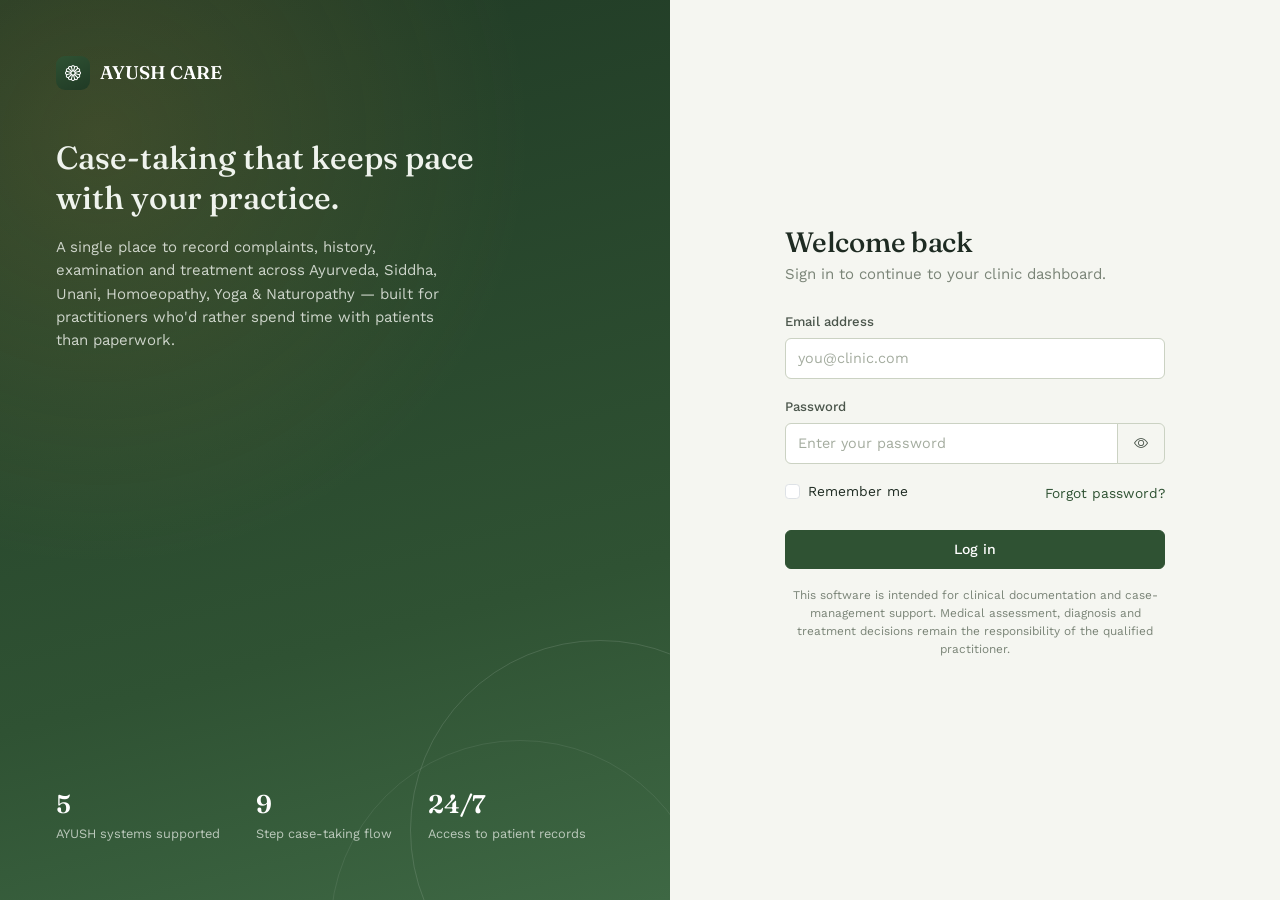
<file: ayush-patient-case-taking/frontend/index.html>
<!DOCTYPE html>
<html lang="en">
<head>
  <meta charset="UTF-8" />
  <meta name="viewport" content="width=device-width, initial-scale=1.0" />
  <title>AYUSH CARE — Login</title>

  <link rel="preconnect" href="https://fonts.googleapis.com">
  <link href="https://fonts.googleapis.com/css2?family=Fraunces:wght@500;600&family=Work+Sans:wght@400;500;600&display=swap" rel="stylesheet">
  <link href="https://cdn.jsdelivr.net/npm/bootstrap@5.3.3/dist/css/bootstrap.min.css" rel="stylesheet">
  <link href="https://cdn.jsdelivr.net/npm/bootstrap-icons@1.11.3/font/bootstrap-icons.css" rel="stylesheet">
  <link rel="stylesheet" href="../css/style.css">
</head>
<body>

  <div class="login-shell">

    <!-- Left: brand / info panel -->
    <div class="login-panel-info">
      <div>
        <div class="brand-mark">
          <span class="brand-glyph"><i class="bi bi-flower1"></i></span>
          <span class="brand-sidebar-text">AYUSH CARE</span>
        </div>

        <p class="login-tagline">Case-taking that keeps pace with your practice.</p>
        <p class="login-desc">
          A single place to record complaints, history, examination and
          treatment across Ayurveda, Siddha, Unani, Homoeopathy, Yoga &amp;
          Naturopathy — built for practitioners who'd rather spend time
          with patients than paperwork.
        </p>
      </div>

      <div class="login-stat-row">
        <div>
          <div class="num">5</div>
          <div class="label">AYUSH systems supported</div>
        </div>
        <div>
          <div class="num">9</div>
          <div class="label">Step case-taking flow</div>
        </div>
        <div>
          <div class="num">24/7</div>
          <div class="label">Access to patient records</div>
        </div>
      </div>
    </div>

    <!-- Right: login form -->
    <div class="login-panel-form">
      <div class="login-card">

        <div class="brand-mark d-lg-none mb-4">
          <span class="brand-glyph"><i class="bi bi-flower1"></i></span>
          <span>AYUSH CARE</span>
        </div>

        <h1 class="h3 mb-1">Welcome back</h1>
        <p class="text-muted-soft mb-4">Sign in to continue to your clinic dashboard.</p>

        <div id="loginDemoMessage" class="alert alert-warning d-none py-2 px-3" style="font-size:0.85rem;" role="alert">
          <i class="bi bi-info-circle me-1"></i>
          This is a UI preview — taking you to the dashboard now. Sign-in isn't checked against a real account yet; that comes in a later step.
        </div>

        <form id="loginForm" novalidate>
          <div class="mb-3">
            <label for="email" class="form-label">Email address</label>
            <input type="email" class="form-control" id="email" placeholder="you@clinic.com" required>
          </div>

          <div class="mb-2">
            <label for="password" class="form-label">Password</label>
            <div class="input-group">
              <input type="password" class="form-control" id="password" placeholder="Enter your password" required>
              <button class="btn btn-ghost" type="button" id="togglePassword" aria-label="Show password">
                <i class="bi bi-eye"></i>
              </button>
            </div>
          </div>

          <div class="d-flex justify-content-between align-items-center mb-4 mt-3">
            <div class="form-check">
              <input class="form-check-input" type="checkbox" id="rememberMe">
              <label class="form-check-label" for="rememberMe" style="font-size:0.86rem;">
                Remember me
              </label>
            </div>
            <a href="#" style="font-size:0.86rem;">Forgot password?</a>
          </div>

          <button type="submit" class="btn btn-primary w-100 py-2">Log in</button>
        </form>

        <p class="footnote-disclaimer">
          This software is intended for clinical documentation and case-management
          support. Medical assessment, diagnosis and treatment decisions remain the
          responsibility of the qualified practitioner.
        </p>
      </div>
    </div>

  </div>

  <script src="https://cdn.jsdelivr.net/npm/bootstrap@5.3.3/dist/js/bootstrap.bundle.min.js"></script>
  <script src="../js/main.js"></script>
  <script>
    document.getElementById("togglePassword").addEventListener("click", function () {
      const pw = document.getElementById("password");
      const icon = this.querySelector("i");
      const show = pw.type === "password";
      pw.type = show ? "text" : "password";
      icon.className = show ? "bi bi-eye-slash" : "bi bi-eye";
    });
  </script>
</body>
</html>
</file>
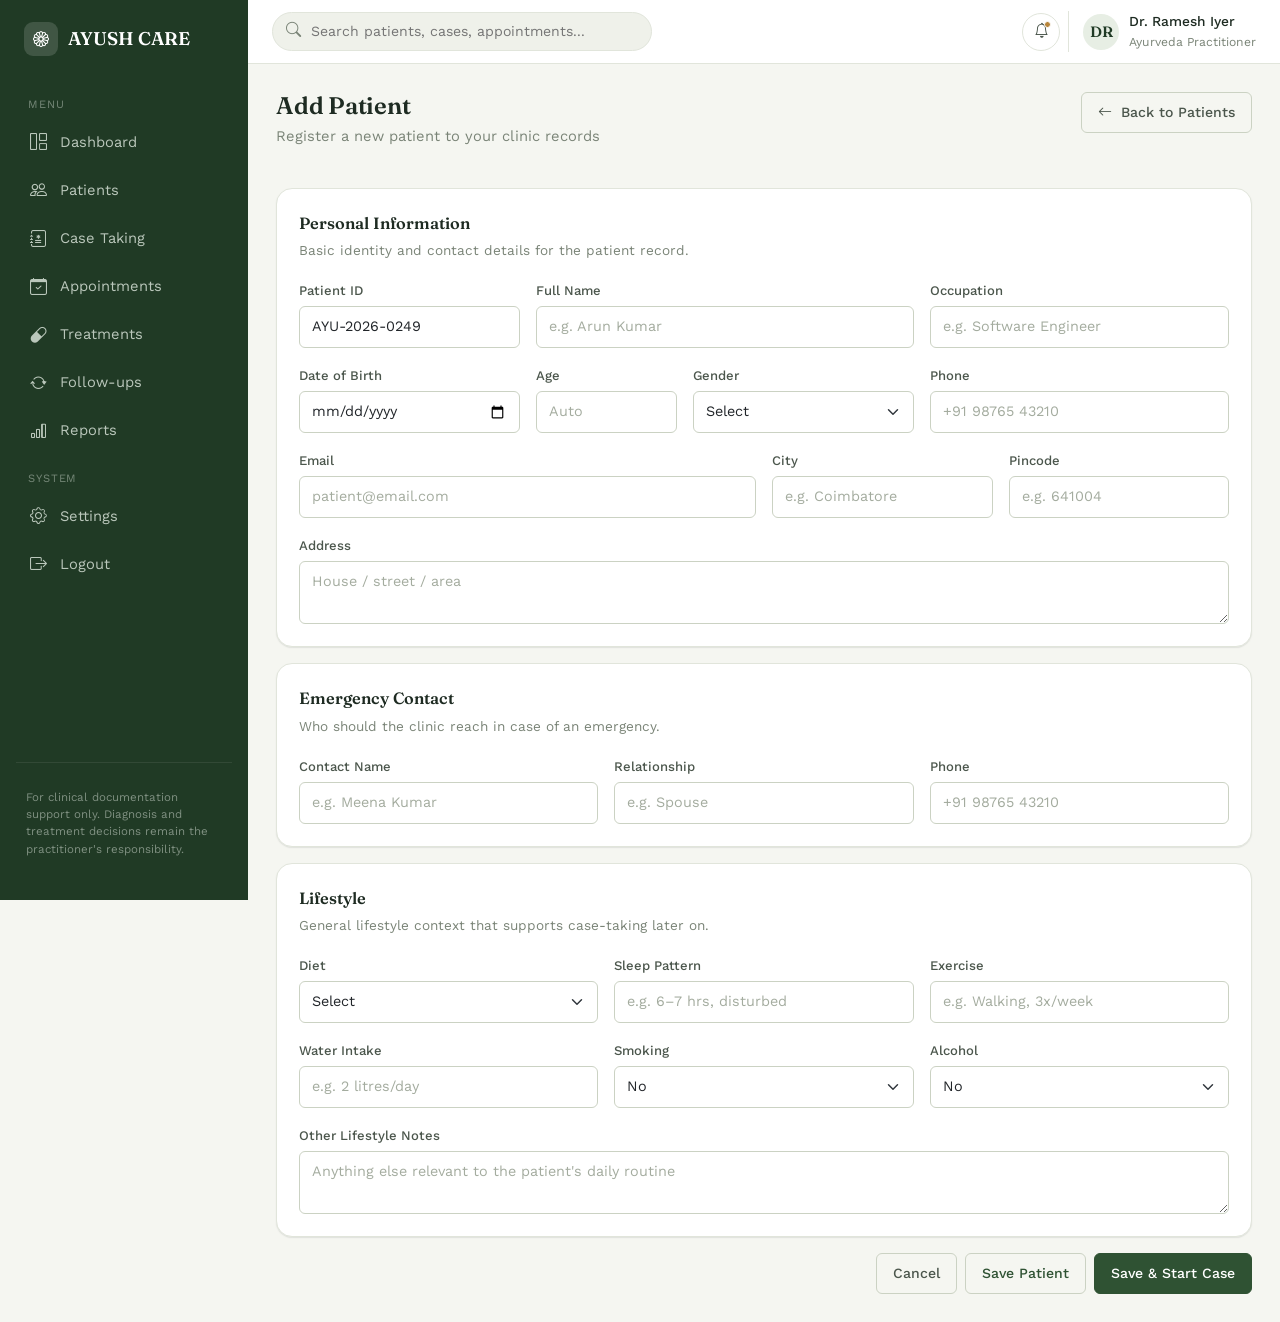
<file: ayush-patient-case-taking/frontend/add-patient.html>
<!DOCTYPE html>
<html lang="en">
<head>
  <meta charset="UTF-8" />
  <meta name="viewport" content="width=device-width, initial-scale=1.0" />
  <title>Add Patient — AYUSH CARE</title>

  <link rel="preconnect" href="https://fonts.googleapis.com">
  <link href="https://fonts.googleapis.com/css2?family=Fraunces:wght@500;600&family=Work+Sans:wght@400;500;600&display=swap" rel="stylesheet">
  <link href="https://cdn.jsdelivr.net/npm/bootstrap@5.3.3/dist/css/bootstrap.min.css" rel="stylesheet">
  <link href="https://cdn.jsdelivr.net/npm/bootstrap-icons@1.11.3/font/bootstrap-icons.css" rel="stylesheet">
  <link rel="stylesheet" href="../css/style.css">
</head>
<body>

<div class="app-shell">
  <div class="sidebar-backdrop" data-sidebar-toggle></div>

  <aside class="app-sidebar">
    <div class="brand-mark">
      <span class="brand-glyph"><i class="bi bi-flower1"></i></span>
      <span class="brand-sidebar-text">AYUSH CARE</span>
    </div>
    <div class="nav-section-label">Menu</div>
    <ul class="sidebar-nav">
      <li><a href="dashboard.html" class="nav-link"><i class="bi bi-grid-1x2"></i> Dashboard</a></li>
      <li><a href="patients.html" class="nav-link"><i class="bi bi-people"></i> Patients</a></li>
      <li><a href="case-taking.html" class="nav-link"><i class="bi bi-journal-medical"></i> Case Taking</a></li>
      <li><a href="appointments.html" class="nav-link"><i class="bi bi-calendar-check"></i> Appointments</a></li>
      <li><a href="treatment.html" class="nav-link"><i class="bi bi-capsule"></i> Treatments</a></li>
      <li><a href="followups.html" class="nav-link"><i class="bi bi-arrow-repeat"></i> Follow-ups</a></li>
      <li><a href="reports.html" class="nav-link"><i class="bi bi-bar-chart"></i> Reports</a></li>
    </ul>
    <div class="nav-section-label">System</div>
    <ul class="sidebar-nav">
      <li><a href="settings.html" class="nav-link"><i class="bi bi-gear"></i> Settings</a></li>
      <li><a href="#" class="nav-link" data-logout><i class="bi bi-box-arrow-right"></i> Logout</a></li>
    </ul>
    <div class="sidebar-foot">
      <p class="sidebar-disclaimer">For clinical documentation support only. Diagnosis and treatment decisions remain the practitioner's responsibility.</p>
    </div>
  </aside>

  <div class="app-main">
    <header class="app-topbar">
      <button class="sidebar-toggle-btn" data-sidebar-toggle aria-label="Toggle menu"><i class="bi bi-list"></i></button>
      <div class="topbar-search"><i class="bi bi-search"></i><input type="search" placeholder="Search patients, cases, appointments..."></div>
      <div class="ms-auto d-flex align-items-center gap-2">
        <button class="topbar-icon-btn" aria-label="Notifications"><i class="bi bi-bell"></i><span class="dot"></span></button>
        <div class="topbar-user">
          <div class="avatar-circle">DR</div>
          <div class="d-none d-sm-block"><div style="font-size:0.86rem; font-weight:500;">Dr. Ramesh Iyer</div><div class="role">Ayurveda Practitioner</div></div>
        </div>
      </div>
    </header>

    <main class="app-content">
      <div class="page-header">
        <div>
          <h1>Add Patient</h1>
          <p class="subtitle">Register a new patient to your clinic records</p>
        </div>
        <div class="page-actions">
          <a href="patients.html" class="btn btn-ghost"><i class="bi bi-arrow-left me-1"></i> Back to Patients</a>
        </div>
      </div>

      <form id="addPatientForm" novalidate>
        <div class="panel mb-3">
          <div class="panel-body">
            <div class="form-section-title">Personal Information</div>
            <p class="form-section-desc">Basic identity and contact details for the patient record.</p>

            <div class="row g-3">
              <div class="col-md-3">
                <label class="form-label">Patient ID</label>
                <input type="text" class="form-control" value="AYU-2026-0249" readonly>
              </div>
              <div class="col-md-5">
                <label class="form-label">Full Name</label>
                <input type="text" class="form-control" placeholder="e.g. Arun Kumar" required>
              </div>
              <div class="col-md-4">
                <label class="form-label">Occupation</label>
                <input type="text" class="form-control" placeholder="e.g. Software Engineer">
              </div>

              <div class="col-md-3">
                <label class="form-label">Date of Birth</label>
                <input type="date" class="form-control" id="dobInput">
              </div>
              <div class="col-md-2">
                <label class="form-label">Age</label>
                <input type="number" class="form-control" id="ageInput" placeholder="Auto">
              </div>
              <div class="col-md-3">
                <label class="form-label">Gender</label>
                <select class="form-select">
                  <option selected disabled>Select</option>
                  <option>Male</option>
                  <option>Female</option>
                  <option>Other</option>
                </select>
              </div>
              <div class="col-md-4">
                <label class="form-label">Phone</label>
                <input type="tel" class="form-control" placeholder="+91 98765 43210" required>
              </div>

              <div class="col-md-6">
                <label class="form-label">Email</label>
                <input type="email" class="form-control" placeholder="patient@email.com">
              </div>
              <div class="col-md-3">
                <label class="form-label">City</label>
                <input type="text" class="form-control" placeholder="e.g. Coimbatore">
              </div>
              <div class="col-md-3">
                <label class="form-label">Pincode</label>
                <input type="text" class="form-control" placeholder="e.g. 641004">
              </div>

              <div class="col-12">
                <label class="form-label">Address</label>
                <textarea class="form-control" rows="2" placeholder="House / street / area"></textarea>
              </div>
            </div>
          </div>
        </div>

        <div class="panel mb-3">
          <div class="panel-body">
            <div class="form-section-title">Emergency Contact</div>
            <p class="form-section-desc">Who should the clinic reach in case of an emergency.</p>
            <div class="row g-3">
              <div class="col-md-4">
                <label class="form-label">Contact Name</label>
                <input type="text" class="form-control" placeholder="e.g. Meena Kumar">
              </div>
              <div class="col-md-4">
                <label class="form-label">Relationship</label>
                <input type="text" class="form-control" placeholder="e.g. Spouse">
              </div>
              <div class="col-md-4">
                <label class="form-label">Phone</label>
                <input type="tel" class="form-control" placeholder="+91 98765 43210">
              </div>
            </div>
          </div>
        </div>

        <div class="panel mb-3">
          <div class="panel-body">
            <div class="form-section-title">Lifestyle</div>
            <p class="form-section-desc">General lifestyle context that supports case-taking later on.</p>
            <div class="row g-3">
              <div class="col-md-4">
                <label class="form-label">Diet</label>
                <select class="form-select">
                  <option selected disabled>Select</option>
                  <option>Vegetarian</option>
                  <option>Non-vegetarian</option>
                  <option>Vegan</option>
                  <option>Mixed</option>
                </select>
              </div>
              <div class="col-md-4">
                <label class="form-label">Sleep Pattern</label>
                <input type="text" class="form-control" placeholder="e.g. 6–7 hrs, disturbed">
              </div>
              <div class="col-md-4">
                <label class="form-label">Exercise</label>
                <input type="text" class="form-control" placeholder="e.g. Walking, 3x/week">
              </div>
              <div class="col-md-4">
                <label class="form-label">Water Intake</label>
                <input type="text" class="form-control" placeholder="e.g. 2 litres/day">
              </div>
              <div class="col-md-4">
                <label class="form-label">Smoking</label>
                <select class="form-select">
                  <option selected>No</option>
                  <option>Occasionally</option>
                  <option>Regularly</option>
                </select>
              </div>
              <div class="col-md-4">
                <label class="form-label">Alcohol</label>
                <select class="form-select">
                  <option selected>No</option>
                  <option>Occasionally</option>
                  <option>Regularly</option>
                </select>
              </div>
              <div class="col-12">
                <label class="form-label">Other Lifestyle Notes</label>
                <textarea class="form-control" rows="2" placeholder="Anything else relevant to the patient's daily routine"></textarea>
              </div>
            </div>
          </div>
        </div>

        <div class="d-flex flex-wrap gap-2 justify-content-end">
          <button type="button" class="btn btn-ghost">Cancel</button>
          <button type="submit" class="btn btn-outline-primary">Save Patient</button>
          <button type="button" class="btn btn-primary" id="saveAndStartCase">Save &amp; Start Case</button>
        </div>
      </form>

    </main>
  </div>
</div>

<script src="https://cdn.jsdelivr.net/npm/bootstrap@5.3.3/dist/js/bootstrap.bundle.min.js"></script>
<script src="../js/main.js"></script>
<script>
  // Auto-calculate age from date of birth — UI convenience only.
  document.getElementById("dobInput").addEventListener("change", function () {
    if (!this.value) return;
    const dob = new Date(this.value);
    const diff = Date.now() - dob.getTime();
    const age = Math.floor(diff / (1000 * 60 * 60 * 24 * 365.25));
    document.getElementById("ageInput").value = age >= 0 ? age : "";
  });

  document.getElementById("addPatientForm").addEventListener("submit", function (e) {
    e.preventDefault();
    alert("This is a UI preview — saving will be enabled once the backend and database are built.");
  });

  document.getElementById("saveAndStartCase").addEventListener("click", function () {
    window.location.href = "case-taking.html";
  });
</script>
</body>
</html>
</file>
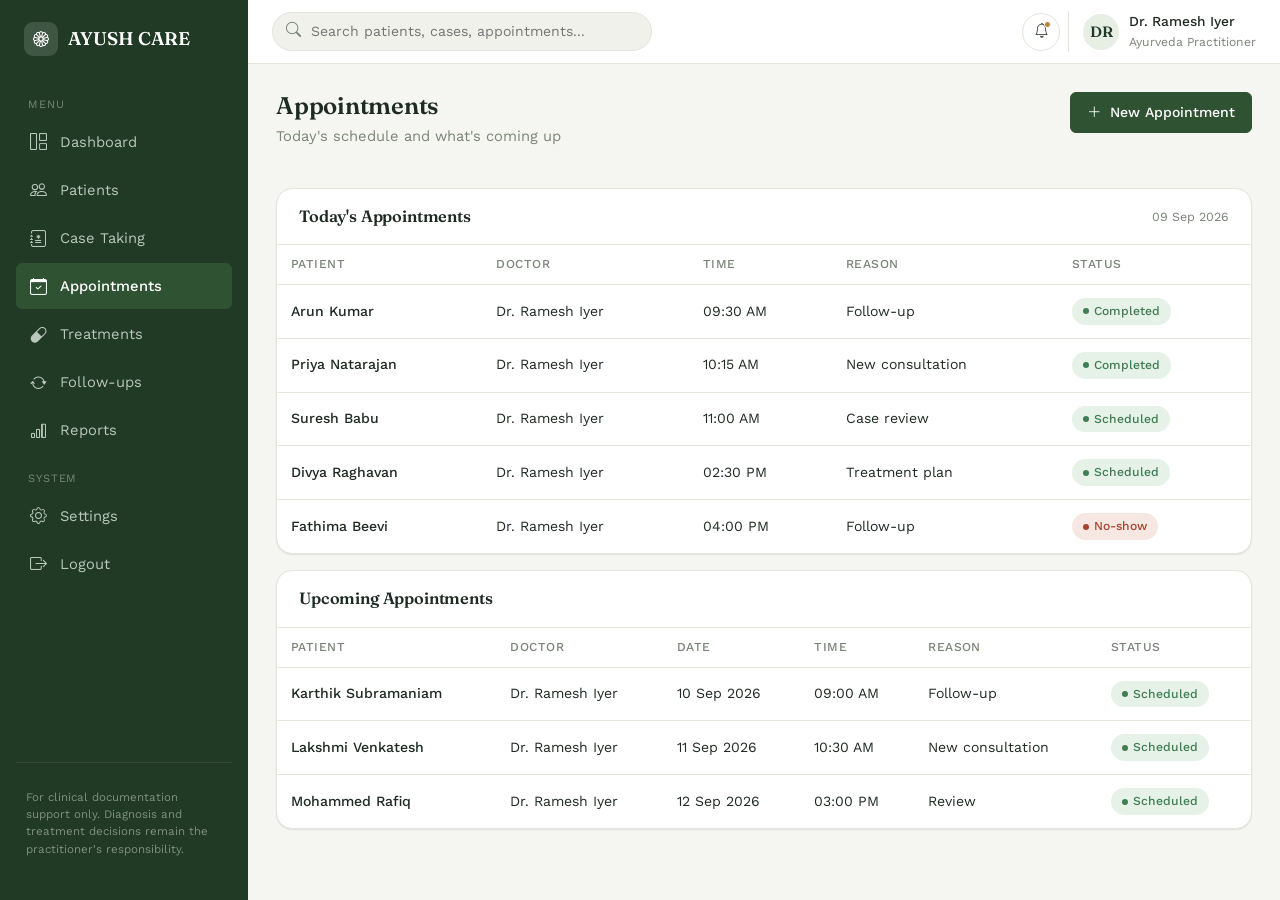
<file: ayush-patient-case-taking/frontend/appointments.html>
<!DOCTYPE html>
<html lang="en">
<head>
  <meta charset="UTF-8" />
  <meta name="viewport" content="width=device-width, initial-scale=1.0" />
  <title>Appointments — AYUSH CARE</title>

  <link rel="preconnect" href="https://fonts.googleapis.com">
  <link href="https://fonts.googleapis.com/css2?family=Fraunces:wght@500;600&family=Work+Sans:wght@400;500;600&display=swap" rel="stylesheet">
  <link href="https://cdn.jsdelivr.net/npm/bootstrap@5.3.3/dist/css/bootstrap.min.css" rel="stylesheet">
  <link href="https://cdn.jsdelivr.net/npm/bootstrap-icons@1.11.3/font/bootstrap-icons.css" rel="stylesheet">
  <link rel="stylesheet" href="../css/style.css">
</head>
<body>

<div class="app-shell">
  <div class="sidebar-backdrop" data-sidebar-toggle></div>

  <aside class="app-sidebar">
    <div class="brand-mark">
      <span class="brand-glyph"><i class="bi bi-flower1"></i></span>
      <span class="brand-sidebar-text">AYUSH CARE</span>
    </div>
    <div class="nav-section-label">Menu</div>
    <ul class="sidebar-nav">
      <li><a href="dashboard.html" class="nav-link"><i class="bi bi-grid-1x2"></i> Dashboard</a></li>
      <li><a href="patients.html" class="nav-link"><i class="bi bi-people"></i> Patients</a></li>
      <li><a href="case-taking.html" class="nav-link"><i class="bi bi-journal-medical"></i> Case Taking</a></li>
      <li><a href="appointments.html" class="nav-link"><i class="bi bi-calendar-check"></i> Appointments</a></li>
      <li><a href="treatment.html" class="nav-link"><i class="bi bi-capsule"></i> Treatments</a></li>
      <li><a href="followups.html" class="nav-link"><i class="bi bi-arrow-repeat"></i> Follow-ups</a></li>
      <li><a href="reports.html" class="nav-link"><i class="bi bi-bar-chart"></i> Reports</a></li>
    </ul>
    <div class="nav-section-label">System</div>
    <ul class="sidebar-nav">
      <li><a href="settings.html" class="nav-link"><i class="bi bi-gear"></i> Settings</a></li>
      <li><a href="#" class="nav-link" data-logout><i class="bi bi-box-arrow-right"></i> Logout</a></li>
    </ul>
    <div class="sidebar-foot">
      <p class="sidebar-disclaimer">For clinical documentation support only. Diagnosis and treatment decisions remain the practitioner's responsibility.</p>
    </div>
  </aside>

  <div class="app-main">
    <header class="app-topbar">
      <button class="sidebar-toggle-btn" data-sidebar-toggle aria-label="Toggle menu"><i class="bi bi-list"></i></button>
      <div class="topbar-search"><i class="bi bi-search"></i><input type="search" placeholder="Search patients, cases, appointments..."></div>
      <div class="ms-auto d-flex align-items-center gap-2">
        <button class="topbar-icon-btn" aria-label="Notifications"><i class="bi bi-bell"></i><span class="dot"></span></button>
        <div class="topbar-user">
          <div class="avatar-circle">DR</div>
          <div class="d-none d-sm-block"><div style="font-size:0.86rem; font-weight:500;">Dr. Ramesh Iyer</div><div class="role">Ayurveda Practitioner</div></div>
        </div>
      </div>
    </header>

    <main class="app-content">
      <div class="page-header">
        <div>
          <h1>Appointments</h1>
          <p class="subtitle">Today's schedule and what's coming up</p>
        </div>
        <div class="page-actions">
          <button class="btn btn-primary"><i class="bi bi-plus-lg me-1"></i> New Appointment</button>
        </div>
      </div>

      <div class="panel mb-3">
        <div class="panel-header"><h5>Today's Appointments</h5><span class="cell-sub">09 Sep 2026</span></div>
        <div class="table-responsive-clean">
          <table class="table-clean">
            <thead><tr><th>Patient</th><th>Doctor</th><th>Time</th><th>Reason</th><th>Status</th></tr></thead>
            <tbody id="todayAppointmentsBody"></tbody>
          </table>
        </div>
      </div>

      <div class="panel">
        <div class="panel-header"><h5>Upcoming Appointments</h5></div>
        <div class="table-responsive-clean">
          <table class="table-clean">
            <thead><tr><th>Patient</th><th>Doctor</th><th>Date</th><th>Time</th><th>Reason</th><th>Status</th></tr></thead>
            <tbody id="upcomingAppointmentsBody"></tbody>
          </table>
        </div>
      </div>

    </main>
  </div>
</div>

<script src="https://cdn.jsdelivr.net/npm/bootstrap@5.3.3/dist/js/bootstrap.bundle.min.js"></script>
<script src="../js/main.js"></script>
<script src="../js/appointments.js"></script>
</body>
</html>
</file>
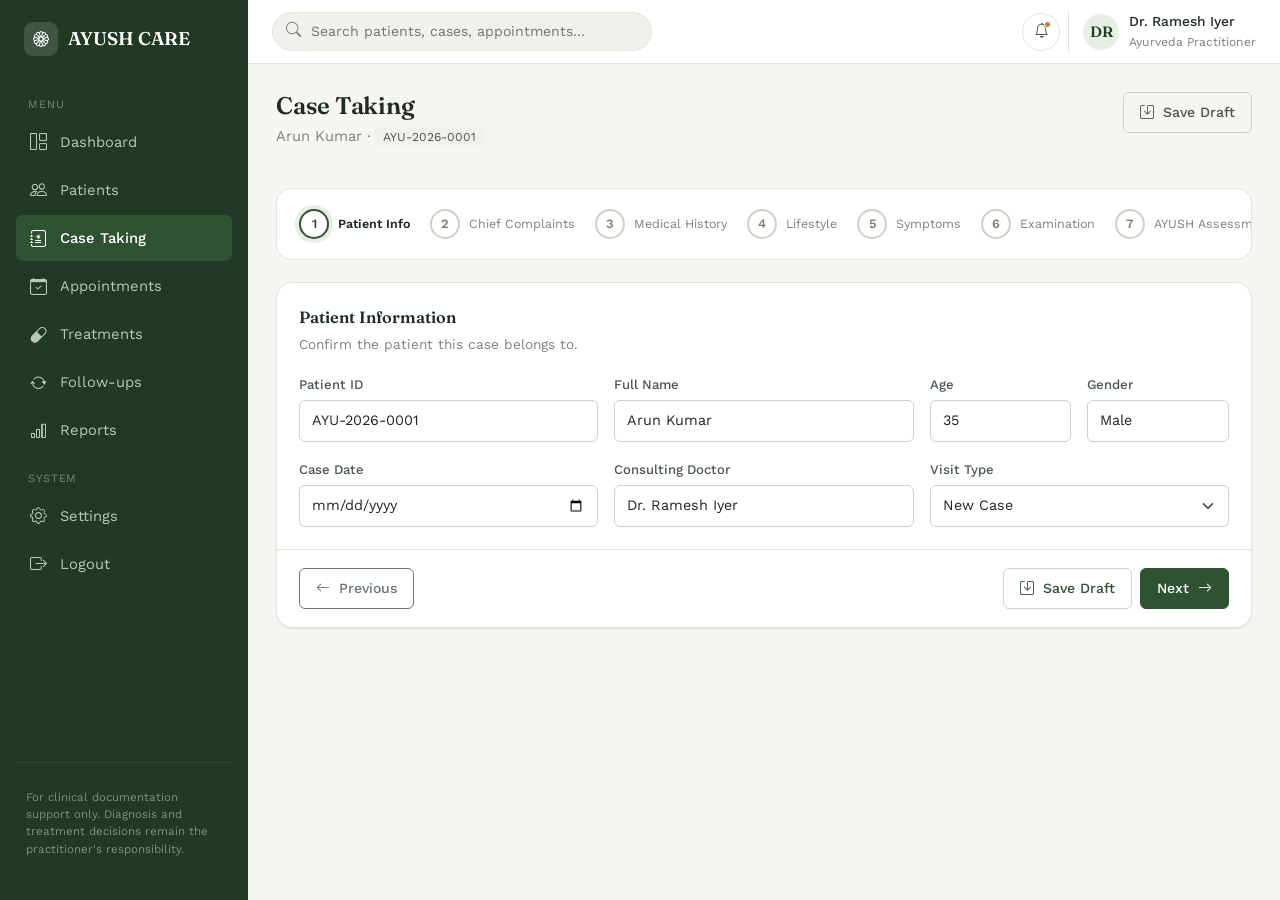
<file: ayush-patient-case-taking/frontend/case-taking.html>
<!DOCTYPE html>
<html lang="en">
<head>
  <meta charset="UTF-8" />
  <meta name="viewport" content="width=device-width, initial-scale=1.0" />
  <title>Case Taking — AYUSH CARE</title>

  <link rel="preconnect" href="https://fonts.googleapis.com">
  <link href="https://fonts.googleapis.com/css2?family=Fraunces:wght@500;600&family=Work+Sans:wght@400;500;600&display=swap" rel="stylesheet">
  <link href="https://cdn.jsdelivr.net/npm/bootstrap@5.3.3/dist/css/bootstrap.min.css" rel="stylesheet">
  <link href="https://cdn.jsdelivr.net/npm/bootstrap-icons@1.11.3/font/bootstrap-icons.css" rel="stylesheet">
  <link rel="stylesheet" href="../css/style.css">
</head>
<body>

<div class="app-shell">
  <div class="sidebar-backdrop" data-sidebar-toggle></div>

  <aside class="app-sidebar">
    <div class="brand-mark">
      <span class="brand-glyph"><i class="bi bi-flower1"></i></span>
      <span class="brand-sidebar-text">AYUSH CARE</span>
    </div>
    <div class="nav-section-label">Menu</div>
    <ul class="sidebar-nav">
      <li><a href="dashboard.html" class="nav-link"><i class="bi bi-grid-1x2"></i> Dashboard</a></li>
      <li><a href="patients.html" class="nav-link"><i class="bi bi-people"></i> Patients</a></li>
      <li><a href="case-taking.html" class="nav-link"><i class="bi bi-journal-medical"></i> Case Taking</a></li>
      <li><a href="appointments.html" class="nav-link"><i class="bi bi-calendar-check"></i> Appointments</a></li>
      <li><a href="treatment.html" class="nav-link"><i class="bi bi-capsule"></i> Treatments</a></li>
      <li><a href="followups.html" class="nav-link"><i class="bi bi-arrow-repeat"></i> Follow-ups</a></li>
      <li><a href="reports.html" class="nav-link"><i class="bi bi-bar-chart"></i> Reports</a></li>
    </ul>
    <div class="nav-section-label">System</div>
    <ul class="sidebar-nav">
      <li><a href="settings.html" class="nav-link"><i class="bi bi-gear"></i> Settings</a></li>
      <li><a href="#" class="nav-link" data-logout><i class="bi bi-box-arrow-right"></i> Logout</a></li>
    </ul>
    <div class="sidebar-foot">
      <p class="sidebar-disclaimer">For clinical documentation support only. Diagnosis and treatment decisions remain the practitioner's responsibility.</p>
    </div>
  </aside>

  <div class="app-main">
    <header class="app-topbar">
      <button class="sidebar-toggle-btn" data-sidebar-toggle aria-label="Toggle menu"><i class="bi bi-list"></i></button>
      <div class="topbar-search"><i class="bi bi-search"></i><input type="search" placeholder="Search patients, cases, appointments..."></div>
      <div class="ms-auto d-flex align-items-center gap-2">
        <button class="topbar-icon-btn" aria-label="Notifications"><i class="bi bi-bell"></i><span class="dot"></span></button>
        <div class="topbar-user">
          <div class="avatar-circle">DR</div>
          <div class="d-none d-sm-block"><div style="font-size:0.86rem; font-weight:500;">Dr. Ramesh Iyer</div><div class="role">Ayurveda Practitioner</div></div>
        </div>
      </div>
    </header>

    <main class="app-content">

      <div class="page-header">
        <div>
          <h1>Case Taking</h1>
          <p class="subtitle">Arun Kumar &middot; <span class="patient-id-chip">AYU-2026-0001</span></p>
        </div>
        <div class="page-actions">
          <button class="btn btn-ghost" id="saveDraftBtn"><i class="bi bi-save me-1"></i> Save Draft</button>
        </div>
      </div>

      <!-- Stepper -->
      <div class="stepper-wrap">
        <div class="stepper" id="caseStepper">
          <!-- step items injected by case-taking.js -->
        </div>
      </div>

      <div class="panel">
        <div class="panel-body">
          <form id="caseForm">

            <!-- Step 1: Patient Information -->
            <section class="case-panel active" data-step="1">
              <div class="form-section-title">Patient Information</div>
              <p class="form-section-desc">Confirm the patient this case belongs to.</p>
              <div class="row g-3">
                <div class="col-md-4"><label class="form-label">Patient ID</label><input class="form-control" value="AYU-2026-0001" readonly></div>
                <div class="col-md-4"><label class="form-label">Full Name</label><input class="form-control" value="Arun Kumar" readonly></div>
                <div class="col-md-2"><label class="form-label">Age</label><input class="form-control" value="35" readonly></div>
                <div class="col-md-2"><label class="form-label">Gender</label><input class="form-control" value="Male" readonly></div>
                <div class="col-md-4"><label class="form-label">Case Date</label><input type="date" class="form-control"></div>
                <div class="col-md-4"><label class="form-label">Consulting Doctor</label><input class="form-control" value="Dr. Ramesh Iyer" readonly></div>
                <div class="col-md-4"><label class="form-label">Visit Type</label>
                  <select class="form-select">
                    <option>New Case</option>
                    <option>Follow-up Case</option>
                  </select>
                </div>
              </div>
            </section>

            <!-- Step 2: Chief Complaints -->
            <section class="case-panel" data-step="2">
              <div class="form-section-title">Chief Complaints</div>
              <p class="form-section-desc">Record each complaint the patient presents with.</p>
              <div id="complaintsContainer"></div>
              <button type="button" class="btn btn-outline-primary btn-sm" id="addComplaintBtn"><i class="bi bi-plus-lg me-1"></i> Add Complaint</button>
            </section>

            <!-- Step 3: Medical History -->
            <section class="case-panel" data-step="3">
              <div class="form-section-title">Medical History</div>
              <p class="form-section-desc">Past health background relevant to this case.</p>
              <div class="row g-3">
                <div class="col-md-6"><label class="form-label">Previous Illness</label><textarea class="form-control" rows="2"></textarea></div>
                <div class="col-md-6"><label class="form-label">Previous Treatment</label><textarea class="form-control" rows="2"></textarea></div>
                <div class="col-md-6"><label class="form-label">Surgical History</label><textarea class="form-control" rows="2"></textarea></div>
                <div class="col-md-6"><label class="form-label">Medication History</label><textarea class="form-control" rows="2"></textarea></div>
                <div class="col-md-6"><label class="form-label">Allergies</label><textarea class="form-control" rows="2"></textarea></div>
                <div class="col-md-6"><label class="form-label">Family History</label><textarea class="form-control" rows="2"></textarea></div>
                <div class="col-12"><label class="form-label">Personal History</label><textarea class="form-control" rows="2"></textarea></div>
              </div>
            </section>

            <!-- Step 4: Lifestyle -->
            <section class="case-panel" data-step="4">
              <div class="form-section-title">Lifestyle</div>
              <p class="form-section-desc">Carried over from registration — update if anything has changed.</p>
              <div class="row g-3">
                <div class="col-md-4"><label class="form-label">Diet</label><input class="form-control" value="Vegetarian"></div>
                <div class="col-md-4"><label class="form-label">Sleep Pattern</label><input class="form-control" value="6–7 hrs, disturbed"></div>
                <div class="col-md-4"><label class="form-label">Exercise</label><input class="form-control" value="Walking, 3x/week"></div>
                <div class="col-md-4"><label class="form-label">Water Intake</label><input class="form-control" value="2 litres/day"></div>
                <div class="col-md-4"><label class="form-label">Smoking</label><input class="form-control" value="No"></div>
                <div class="col-md-4"><label class="form-label">Alcohol</label><input class="form-control" value="No"></div>
                <div class="col-12"><label class="form-label">Other Lifestyle Notes</label><textarea class="form-control" rows="2"></textarea></div>
              </div>
            </section>

            <!-- Step 5: Symptoms -->
            <section class="case-panel" data-step="5">
              <div class="form-section-title">Symptoms</div>
              <p class="form-section-desc">Select all symptoms that apply. Selecting a symptom reveals more detail.</p>
              <div class="d-flex flex-wrap gap-2 mb-3" id="symptomChipList">
                <!-- injected by case-taking.js -->
              </div>
              <div id="symptomDetailContainer"></div>
            </section>

            <!-- Step 6: Examination -->
            <section class="case-panel" data-step="6">
              <div class="form-section-title">Examination</div>
              <p class="form-section-desc">Summary vitals for this case. Full examination is recorded on the <a href="examination.html">Examination</a> page.</p>
              <div class="row g-3">
                <div class="col-md-3"><label class="form-label">Temperature (°F)</label><input type="number" class="form-control" step="0.1"></div>
                <div class="col-md-3"><label class="form-label">Pulse (bpm)</label><input type="number" class="form-control"></div>
                <div class="col-md-3"><label class="form-label">Blood Pressure</label><input type="text" class="form-control" placeholder="120/80"></div>
                <div class="col-md-3"><label class="form-label">Respiratory Rate</label><input type="number" class="form-control"></div>
                <div class="col-12"><label class="form-label">General Appearance</label><textarea class="form-control" rows="2"></textarea></div>
              </div>
            </section>

            <!-- Step 7: AYUSH Assessment -->
            <section class="case-panel" data-step="7">
              <div class="form-section-title">AYUSH Assessment</div>
              <p class="form-section-desc">Practitioner-entered observations only — the system does not calculate or suggest a diagnosis.</p>
              <div class="row g-3">
                <div class="col-md-5">
                  <label class="form-label">AYUSH System</label>
                  <select class="form-select" id="ayushSystemSelect">
                    <option value="ayurveda" selected>Ayurveda</option>
                    <option value="siddha">Siddha</option>
                    <option value="unani">Unani</option>
                    <option value="homoeopathy">Homoeopathy</option>
                    <option value="yoga">Yoga &amp; Naturopathy</option>
                  </select>
                </div>
              </div>

              <div id="ayurvedaFields" class="row g-3 mt-1">
                <div class="col-md-4">
                  <label class="form-label">Prakriti</label>
                  <select class="form-select">
                    <option selected disabled>Select</option>
                    <option>Vata</option>
                    <option>Pitta</option>
                    <option>Kapha</option>
                    <option>Vata-Pitta</option>
                    <option>Pitta-Kapha</option>
                    <option>Vata-Kapha</option>
                    <option>Tridoshic</option>
                  </select>
                </div>
                <div class="col-md-4"><label class="form-label">Vikriti</label><input class="form-control" placeholder="Practitioner observation"></div>
                <div class="col-md-4"><label class="form-label">Nadi</label><input class="form-control"></div>
                <div class="col-md-4"><label class="form-label">Jihva</label><input class="form-control"></div>
                <div class="col-md-4"><label class="form-label">Mala</label><input class="form-control"></div>
                <div class="col-md-4"><label class="form-label">Mutra</label><input class="form-control"></div>
                <div class="col-md-6"><label class="form-label">Akruti</label><input class="form-control"></div>
                <div class="col-md-6"><label class="form-label">Other Observations</label><input class="form-control"></div>
              </div>

              <div id="genericAyushFields" class="row g-3 mt-1 d-none">
                <div class="col-12"><label class="form-label">Practitioner Observations</label><textarea class="form-control" rows="4" placeholder="Record system-specific findings here"></textarea></div>
              </div>
            </section>

            <!-- Step 8: Treatment -->
            <section class="case-panel" data-step="8">
              <div class="form-section-title">Treatment</div>
              <p class="form-section-desc">Outline the plan for this case. Detailed dosage records live on the <a href="treatment.html">Treatment</a> page.</p>
              <div class="row g-3">
                <div class="col-md-6"><label class="form-label">Medicine / Therapy Name</label><input class="form-control"></div>
                <div class="col-md-3"><label class="form-label">Dosage</label><input class="form-control"></div>
                <div class="col-md-3"><label class="form-label">Frequency</label><input class="form-control"></div>
                <div class="col-12"><label class="form-label">Instructions</label><textarea class="form-control" rows="2"></textarea></div>
              </div>
            </section>

            <!-- Step 9: Follow-up -->
            <section class="case-panel" data-step="9">
              <div class="form-section-title">Follow-up</div>
              <p class="form-section-desc">Schedule the next review for this case.</p>
              <div class="row g-3">
                <div class="col-md-4"><label class="form-label">Next Follow-up Date</label><input type="date" class="form-control"></div>
                <div class="col-md-8"><label class="form-label">Instructions for Patient</label><input class="form-control"></div>
                <div class="col-12"><label class="form-label">Practitioner Notes</label><textarea class="form-control" rows="3"></textarea></div>
              </div>
            </section>

          </form>
        </div>

        <div class="panel-header" style="border-top:1px solid var(--color-line); border-bottom:none;">
          <button type="button" class="btn btn-ghost" id="prevStepBtn"><i class="bi bi-arrow-left me-1"></i> Previous</button>
          <div class="d-flex gap-2">
            <button type="button" class="btn btn-outline-primary" id="saveDraftBtn2"><i class="bi bi-save me-1"></i> Save Draft</button>
            <button type="button" class="btn btn-primary" id="nextStepBtn">Next <i class="bi bi-arrow-right ms-1"></i></button>
            <button type="button" class="btn btn-primary d-none" id="submitCaseBtn"><i class="bi bi-check-lg me-1"></i> Submit Case</button>
          </div>
        </div>
      </div>

    </main>
  </div>
</div>

<script src="https://cdn.jsdelivr.net/npm/bootstrap@5.3.3/dist/js/bootstrap.bundle.min.js"></script>
<script src="../js/main.js"></script>
<script src="../js/case-taking.js"></script>
</body>
</html>
</file>
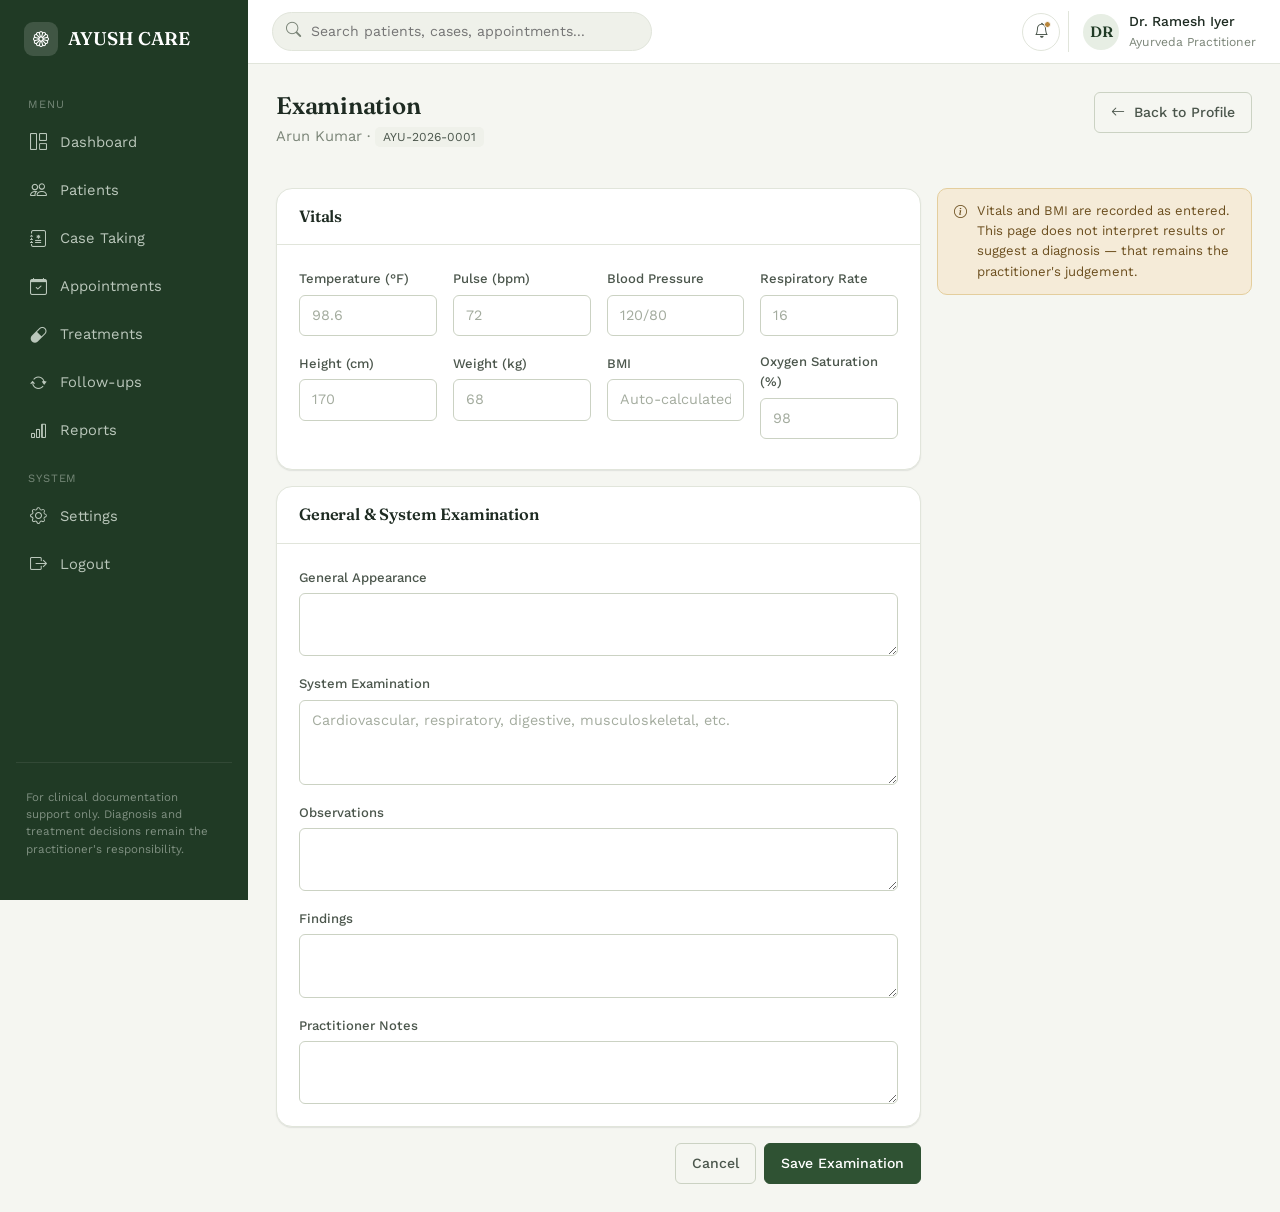
<file: ayush-patient-case-taking/frontend/examination.html>
<!DOCTYPE html>
<html lang="en">
<head>
  <meta charset="UTF-8" />
  <meta name="viewport" content="width=device-width, initial-scale=1.0" />
  <title>Examination — AYUSH CARE</title>

  <link rel="preconnect" href="https://fonts.googleapis.com">
  <link href="https://fonts.googleapis.com/css2?family=Fraunces:wght@500;600&family=Work+Sans:wght@400;500;600&display=swap" rel="stylesheet">
  <link href="https://cdn.jsdelivr.net/npm/bootstrap@5.3.3/dist/css/bootstrap.min.css" rel="stylesheet">
  <link href="https://cdn.jsdelivr.net/npm/bootstrap-icons@1.11.3/font/bootstrap-icons.css" rel="stylesheet">
  <link rel="stylesheet" href="../css/style.css">
</head>
<body>

<div class="app-shell">
  <div class="sidebar-backdrop" data-sidebar-toggle></div>

  <aside class="app-sidebar">
    <div class="brand-mark">
      <span class="brand-glyph"><i class="bi bi-flower1"></i></span>
      <span class="brand-sidebar-text">AYUSH CARE</span>
    </div>
    <div class="nav-section-label">Menu</div>
    <ul class="sidebar-nav">
      <li><a href="dashboard.html" class="nav-link"><i class="bi bi-grid-1x2"></i> Dashboard</a></li>
      <li><a href="patients.html" class="nav-link"><i class="bi bi-people"></i> Patients</a></li>
      <li><a href="case-taking.html" class="nav-link"><i class="bi bi-journal-medical"></i> Case Taking</a></li>
      <li><a href="appointments.html" class="nav-link"><i class="bi bi-calendar-check"></i> Appointments</a></li>
      <li><a href="treatment.html" class="nav-link"><i class="bi bi-capsule"></i> Treatments</a></li>
      <li><a href="followups.html" class="nav-link"><i class="bi bi-arrow-repeat"></i> Follow-ups</a></li>
      <li><a href="reports.html" class="nav-link"><i class="bi bi-bar-chart"></i> Reports</a></li>
    </ul>
    <div class="nav-section-label">System</div>
    <ul class="sidebar-nav">
      <li><a href="settings.html" class="nav-link"><i class="bi bi-gear"></i> Settings</a></li>
      <li><a href="#" class="nav-link" data-logout><i class="bi bi-box-arrow-right"></i> Logout</a></li>
    </ul>
    <div class="sidebar-foot">
      <p class="sidebar-disclaimer">For clinical documentation support only. Diagnosis and treatment decisions remain the practitioner's responsibility.</p>
    </div>
  </aside>

  <div class="app-main">
    <header class="app-topbar">
      <button class="sidebar-toggle-btn" data-sidebar-toggle aria-label="Toggle menu"><i class="bi bi-list"></i></button>
      <div class="topbar-search"><i class="bi bi-search"></i><input type="search" placeholder="Search patients, cases, appointments..."></div>
      <div class="ms-auto d-flex align-items-center gap-2">
        <button class="topbar-icon-btn" aria-label="Notifications"><i class="bi bi-bell"></i><span class="dot"></span></button>
        <div class="topbar-user">
          <div class="avatar-circle">DR</div>
          <div class="d-none d-sm-block"><div style="font-size:0.86rem; font-weight:500;">Dr. Ramesh Iyer</div><div class="role">Ayurveda Practitioner</div></div>
        </div>
      </div>
    </header>

    <main class="app-content">
      <div class="page-header">
        <div>
          <h1>Examination</h1>
          <p class="subtitle">Arun Kumar &middot; <span class="patient-id-chip">AYU-2026-0001</span></p>
        </div>
        <div class="page-actions">
          <a href="patient-profile.html" class="btn btn-ghost"><i class="bi bi-arrow-left me-1"></i> Back to Profile</a>
        </div>
      </div>

      <div class="row g-3">
        <div class="col-lg-8">
          <div class="panel mb-3">
            <div class="panel-header"><h5>Vitals</h5></div>
            <div class="panel-body">
              <div class="row g-3">
                <div class="col-md-3"><label class="form-label">Temperature (°F)</label><input type="number" step="0.1" class="form-control" id="tempInput" placeholder="98.6"></div>
                <div class="col-md-3"><label class="form-label">Pulse (bpm)</label><input type="number" class="form-control" id="pulseInput" placeholder="72"></div>
                <div class="col-md-3"><label class="form-label">Blood Pressure</label><input type="text" class="form-control" id="bpInput" placeholder="120/80"></div>
                <div class="col-md-3"><label class="form-label">Respiratory Rate</label><input type="number" class="form-control" id="rrInput" placeholder="16"></div>
                <div class="col-md-3"><label class="form-label">Height (cm)</label><input type="number" class="form-control" id="heightInput" placeholder="170"></div>
                <div class="col-md-3"><label class="form-label">Weight (kg)</label><input type="number" class="form-control" id="weightInput" placeholder="68"></div>
                <div class="col-md-3"><label class="form-label">BMI</label><input type="text" class="form-control" id="bmiOutput" readonly placeholder="Auto-calculated"></div>
                <div class="col-md-3"><label class="form-label">Oxygen Saturation (%)</label><input type="number" class="form-control" id="spo2Input" placeholder="98"></div>
              </div>
              <div id="bmiCategoryNote" class="cell-sub mt-2"></div>
            </div>
          </div>

          <div class="panel mb-3">
            <div class="panel-header"><h5>General &amp; System Examination</h5></div>
            <div class="panel-body">
              <div class="row g-3">
                <div class="col-12"><label class="form-label">General Appearance</label><textarea class="form-control" rows="2"></textarea></div>
                <div class="col-12"><label class="form-label">System Examination</label><textarea class="form-control" rows="3" placeholder="Cardiovascular, respiratory, digestive, musculoskeletal, etc."></textarea></div>
                <div class="col-12"><label class="form-label">Observations</label><textarea class="form-control" rows="2"></textarea></div>
                <div class="col-12"><label class="form-label">Findings</label><textarea class="form-control" rows="2"></textarea></div>
                <div class="col-12"><label class="form-label">Practitioner Notes</label><textarea class="form-control" rows="2"></textarea></div>
              </div>
            </div>
          </div>

          <div class="d-flex justify-content-end gap-2">
            <button class="btn btn-ghost">Cancel</button>
            <button class="btn btn-primary" id="saveExamBtn">Save Examination</button>
          </div>
        </div>

        <div class="col-lg-4">
          <div class="disclaimer-banner">
            <i class="bi bi-info-circle"></i>
            <span>Vitals and BMI are recorded as entered. This page does not interpret results or suggest a diagnosis — that remains the practitioner's judgement.</span>
          </div>
        </div>
      </div>

    </main>
  </div>
</div>

<script src="https://cdn.jsdelivr.net/npm/bootstrap@5.3.3/dist/js/bootstrap.bundle.min.js"></script>
<script src="../js/main.js"></script>
<script src="../js/examination.js"></script>
</body>
</html>
</file>
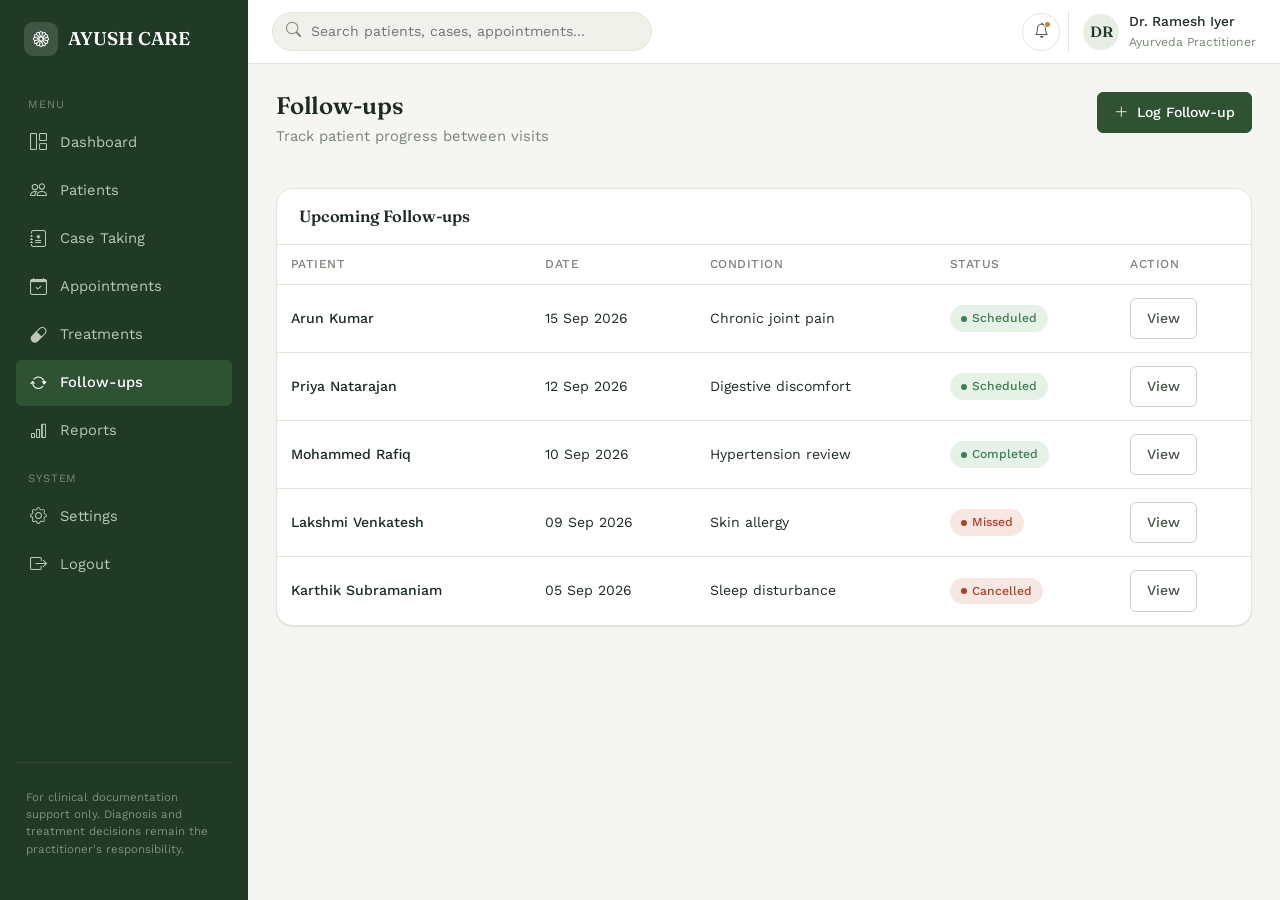
<file: ayush-patient-case-taking/frontend/followups.html>
<!DOCTYPE html>
<html lang="en">
<head>
  <meta charset="UTF-8" />
  <meta name="viewport" content="width=device-width, initial-scale=1.0" />
  <title>Follow-ups — AYUSH CARE</title>

  <link rel="preconnect" href="https://fonts.googleapis.com">
  <link href="https://fonts.googleapis.com/css2?family=Fraunces:wght@500;600&family=Work+Sans:wght@400;500;600&display=swap" rel="stylesheet">
  <link href="https://cdn.jsdelivr.net/npm/bootstrap@5.3.3/dist/css/bootstrap.min.css" rel="stylesheet">
  <link href="https://cdn.jsdelivr.net/npm/bootstrap-icons@1.11.3/font/bootstrap-icons.css" rel="stylesheet">
  <link rel="stylesheet" href="../css/style.css">
</head>
<body>

<div class="app-shell">
  <div class="sidebar-backdrop" data-sidebar-toggle></div>

  <aside class="app-sidebar">
    <div class="brand-mark">
      <span class="brand-glyph"><i class="bi bi-flower1"></i></span>
      <span class="brand-sidebar-text">AYUSH CARE</span>
    </div>
    <div class="nav-section-label">Menu</div>
    <ul class="sidebar-nav">
      <li><a href="dashboard.html" class="nav-link"><i class="bi bi-grid-1x2"></i> Dashboard</a></li>
      <li><a href="patients.html" class="nav-link"><i class="bi bi-people"></i> Patients</a></li>
      <li><a href="case-taking.html" class="nav-link"><i class="bi bi-journal-medical"></i> Case Taking</a></li>
      <li><a href="appointments.html" class="nav-link"><i class="bi bi-calendar-check"></i> Appointments</a></li>
      <li><a href="treatment.html" class="nav-link"><i class="bi bi-capsule"></i> Treatments</a></li>
      <li><a href="followups.html" class="nav-link"><i class="bi bi-arrow-repeat"></i> Follow-ups</a></li>
      <li><a href="reports.html" class="nav-link"><i class="bi bi-bar-chart"></i> Reports</a></li>
    </ul>
    <div class="nav-section-label">System</div>
    <ul class="sidebar-nav">
      <li><a href="settings.html" class="nav-link"><i class="bi bi-gear"></i> Settings</a></li>
      <li><a href="#" class="nav-link" data-logout><i class="bi bi-box-arrow-right"></i> Logout</a></li>
    </ul>
    <div class="sidebar-foot">
      <p class="sidebar-disclaimer">For clinical documentation support only. Diagnosis and treatment decisions remain the practitioner's responsibility.</p>
    </div>
  </aside>

  <div class="app-main">
    <header class="app-topbar">
      <button class="sidebar-toggle-btn" data-sidebar-toggle aria-label="Toggle menu"><i class="bi bi-list"></i></button>
      <div class="topbar-search"><i class="bi bi-search"></i><input type="search" placeholder="Search patients, cases, appointments..."></div>
      <div class="ms-auto d-flex align-items-center gap-2">
        <button class="topbar-icon-btn" aria-label="Notifications"><i class="bi bi-bell"></i><span class="dot"></span></button>
        <div class="topbar-user">
          <div class="avatar-circle">DR</div>
          <div class="d-none d-sm-block"><div style="font-size:0.86rem; font-weight:500;">Dr. Ramesh Iyer</div><div class="role">Ayurveda Practitioner</div></div>
        </div>
      </div>
    </header>

    <main class="app-content">
      <div class="page-header">
        <div>
          <h1>Follow-ups</h1>
          <p class="subtitle">Track patient progress between visits</p>
        </div>
        <div class="page-actions">
          <button class="btn btn-primary" data-bs-toggle="modal" data-bs-target="#logFollowupModal"><i class="bi bi-plus-lg me-1"></i> Log Follow-up</button>
        </div>
      </div>

      <div class="panel">
        <div class="panel-header"><h5>Upcoming Follow-ups</h5></div>
        <div class="table-responsive-clean">
          <table class="table-clean">
            <thead>
              <tr>
                <th>Patient</th>
                <th>Date</th>
                <th>Condition</th>
                <th>Status</th>
                <th>Action</th>
              </tr>
            </thead>
            <tbody id="followupsTableBody"></tbody>
          </table>
        </div>
      </div>

    </main>
  </div>
</div>

<!-- Log follow-up modal -->
<div class="modal fade" id="logFollowupModal" tabindex="-1" aria-hidden="true">
  <div class="modal-dialog modal-lg">
    <div class="modal-content">
      <div class="modal-header">
        <h5 class="modal-title">Log Follow-up</h5>
        <button type="button" class="btn-close" data-bs-dismiss="modal" aria-label="Close"></button>
      </div>
      <div class="modal-body">
        <form id="followupForm">
          <div class="row g-3">
            <div class="col-md-6"><label class="form-label">Patient</label>
              <select class="form-select"><option>Arun Kumar — AYU-2026-0001</option><option>Priya Natarajan — AYU-2026-0002</option></select>
            </div>
            <div class="col-md-6"><label class="form-label">Case</label>
              <select class="form-select"><option>Chronic Joint Pain — 08 Sep 2026</option></select>
            </div>
            <div class="col-md-6"><label class="form-label">Follow-up Date</label><input type="date" class="form-control"></div>
            <div class="col-md-6"><label class="form-label">Treatment Response</label>
              <select class="form-select"><option>Improved</option><option>No Change</option><option>Worsened</option></select>
            </div>
            <div class="col-12"><label class="form-label">Current Condition</label><textarea class="form-control" rows="2"></textarea></div>
            <div class="col-12"><label class="form-label">Symptoms Changed</label><textarea class="form-control" rows="2"></textarea></div>
            <div class="col-12"><label class="form-label">Patient Feedback</label><textarea class="form-control" rows="2"></textarea></div>
            <div class="col-12"><label class="form-label">Practitioner Notes</label><textarea class="form-control" rows="2"></textarea></div>
            <div class="col-md-6"><label class="form-label">Next Follow-up Date</label><input type="date" class="form-control"></div>
          </div>
        </form>
      </div>
      <div class="modal-footer">
        <button type="button" class="btn btn-ghost" data-bs-dismiss="modal">Cancel</button>
        <button type="button" class="btn btn-primary" id="saveFollowupBtn">Save Follow-up</button>
      </div>
    </div>
  </div>
</div>

<script src="https://cdn.jsdelivr.net/npm/bootstrap@5.3.3/dist/js/bootstrap.bundle.min.js"></script>
<script src="../js/main.js"></script>
<script src="../js/followups.js"></script>
</body>
</html>
</file>
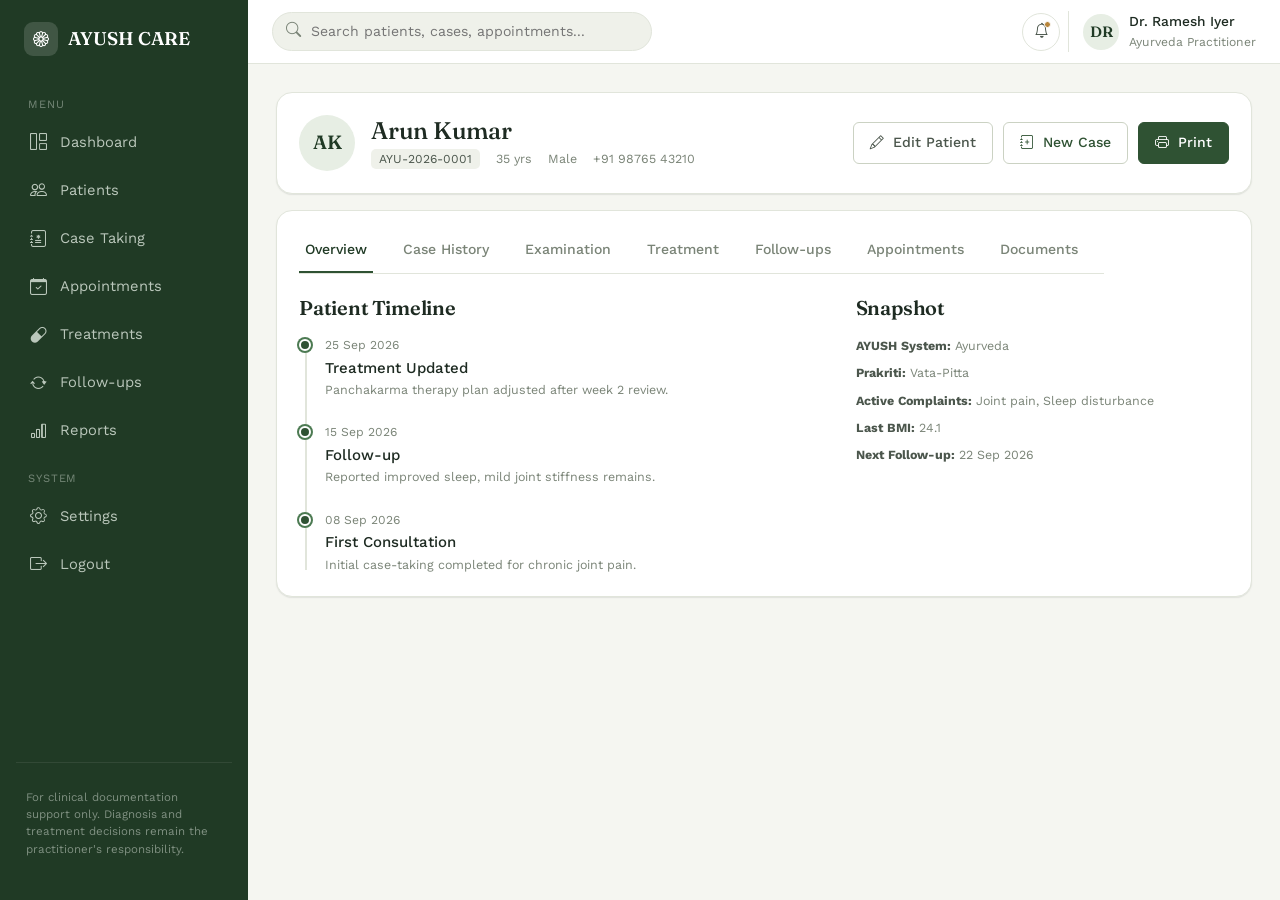
<file: ayush-patient-case-taking/frontend/patient-profile.html>
<!DOCTYPE html>
<html lang="en">
<head>
  <meta charset="UTF-8" />
  <meta name="viewport" content="width=device-width, initial-scale=1.0" />
  <title>Patient Profile — AYUSH CARE</title>

  <link rel="preconnect" href="https://fonts.googleapis.com">
  <link href="https://fonts.googleapis.com/css2?family=Fraunces:wght@500;600&family=Work+Sans:wght@400;500;600&display=swap" rel="stylesheet">
  <link href="https://cdn.jsdelivr.net/npm/bootstrap@5.3.3/dist/css/bootstrap.min.css" rel="stylesheet">
  <link href="https://cdn.jsdelivr.net/npm/bootstrap-icons@1.11.3/font/bootstrap-icons.css" rel="stylesheet">
  <link rel="stylesheet" href="../css/style.css">
</head>
<body>

<div class="app-shell">
  <div class="sidebar-backdrop" data-sidebar-toggle></div>

  <aside class="app-sidebar">
    <div class="brand-mark">
      <span class="brand-glyph"><i class="bi bi-flower1"></i></span>
      <span class="brand-sidebar-text">AYUSH CARE</span>
    </div>
    <div class="nav-section-label">Menu</div>
    <ul class="sidebar-nav">
      <li><a href="dashboard.html" class="nav-link"><i class="bi bi-grid-1x2"></i> Dashboard</a></li>
      <li><a href="patients.html" class="nav-link"><i class="bi bi-people"></i> Patients</a></li>
      <li><a href="case-taking.html" class="nav-link"><i class="bi bi-journal-medical"></i> Case Taking</a></li>
      <li><a href="appointments.html" class="nav-link"><i class="bi bi-calendar-check"></i> Appointments</a></li>
      <li><a href="treatment.html" class="nav-link"><i class="bi bi-capsule"></i> Treatments</a></li>
      <li><a href="followups.html" class="nav-link"><i class="bi bi-arrow-repeat"></i> Follow-ups</a></li>
      <li><a href="reports.html" class="nav-link"><i class="bi bi-bar-chart"></i> Reports</a></li>
    </ul>
    <div class="nav-section-label">System</div>
    <ul class="sidebar-nav">
      <li><a href="settings.html" class="nav-link"><i class="bi bi-gear"></i> Settings</a></li>
      <li><a href="#" class="nav-link" data-logout><i class="bi bi-box-arrow-right"></i> Logout</a></li>
    </ul>
    <div class="sidebar-foot">
      <p class="sidebar-disclaimer">For clinical documentation support only. Diagnosis and treatment decisions remain the practitioner's responsibility.</p>
    </div>
  </aside>

  <div class="app-main">
    <header class="app-topbar">
      <button class="sidebar-toggle-btn" data-sidebar-toggle aria-label="Toggle menu"><i class="bi bi-list"></i></button>
      <div class="topbar-search"><i class="bi bi-search"></i><input type="search" placeholder="Search patients, cases, appointments..."></div>
      <div class="ms-auto d-flex align-items-center gap-2">
        <button class="topbar-icon-btn" aria-label="Notifications"><i class="bi bi-bell"></i><span class="dot"></span></button>
        <div class="topbar-user">
          <div class="avatar-circle">DR</div>
          <div class="d-none d-sm-block"><div style="font-size:0.86rem; font-weight:500;">Dr. Ramesh Iyer</div><div class="role">Ayurveda Practitioner</div></div>
        </div>
      </div>
    </header>

    <main class="app-content">

      <!-- Profile header -->
      <div class="panel mb-3">
        <div class="panel-body d-flex flex-wrap align-items-center gap-3 justify-content-between">
          <div class="d-flex align-items-center gap-3">
            <div class="avatar-circle" style="width:56px; height:56px; font-size:1.2rem;">AK</div>
            <div>
              <h1 class="h4 mb-1">Arun Kumar</h1>
              <div class="d-flex flex-wrap gap-3 cell-sub">
                <span><span class="patient-id-chip">AYU-2026-0001</span></span>
                <span>35 yrs</span>
                <span>Male</span>
                <span>+91 98765 43210</span>
              </div>
            </div>
          </div>
          <div class="page-actions">
            <a href="add-patient.html" class="btn btn-ghost"><i class="bi bi-pencil me-1"></i> Edit Patient</a>
            <a href="case-taking.html" class="btn btn-outline-primary"><i class="bi bi-journal-plus me-1"></i> New Case</a>
            <button class="btn btn-primary"><i class="bi bi-printer me-1"></i> Print</button>
          </div>
        </div>
      </div>

      <div class="panel">
        <div class="panel-header" style="border-bottom:none; padding-bottom:0;">
          <ul class="nav nav-tabs-clean" id="profileTabs" role="tablist">
            <li class="nav-item"><button class="nav-link active" data-bs-toggle="tab" data-bs-target="#tab-overview" type="button">Overview</button></li>
            <li class="nav-item"><button class="nav-link" data-bs-toggle="tab" data-bs-target="#tab-case-history" type="button">Case History</button></li>
            <li class="nav-item"><button class="nav-link" data-bs-toggle="tab" data-bs-target="#tab-examination" type="button">Examination</button></li>
            <li class="nav-item"><button class="nav-link" data-bs-toggle="tab" data-bs-target="#tab-treatment" type="button">Treatment</button></li>
            <li class="nav-item"><button class="nav-link" data-bs-toggle="tab" data-bs-target="#tab-followups" type="button">Follow-ups</button></li>
            <li class="nav-item"><button class="nav-link" data-bs-toggle="tab" data-bs-target="#tab-appointments" type="button">Appointments</button></li>
            <li class="nav-item"><button class="nav-link" data-bs-toggle="tab" data-bs-target="#tab-documents" type="button">Documents</button></li>
          </ul>
        </div>

        <div class="panel-body">
          <div class="tab-content">

            <div class="tab-pane fade show active" id="tab-overview">
              <div class="row g-4">
                <div class="col-lg-7">
                  <h5 class="mb-3">Patient Timeline</h5>
                  <div class="timeline">
                    <div class="timeline-item">
                      <div class="timeline-date">25 Sep 2026</div>
                      <div class="timeline-title">Treatment Updated</div>
                      <p class="cell-sub mb-0">Panchakarma therapy plan adjusted after week 2 review.</p>
                    </div>
                    <div class="timeline-item">
                      <div class="timeline-date">15 Sep 2026</div>
                      <div class="timeline-title">Follow-up</div>
                      <p class="cell-sub mb-0">Reported improved sleep, mild joint stiffness remains.</p>
                    </div>
                    <div class="timeline-item">
                      <div class="timeline-date">08 Sep 2026</div>
                      <div class="timeline-title">First Consultation</div>
                      <p class="cell-sub mb-0">Initial case-taking completed for chronic joint pain.</p>
                    </div>
                  </div>
                </div>
                <div class="col-lg-5">
                  <h5 class="mb-3">Snapshot</h5>
                  <ul class="list-unstyled d-flex flex-column gap-2 cell-sub">
                    <li><strong class="text-ink-soft">AYUSH System:</strong> Ayurveda</li>
                    <li><strong class="text-ink-soft">Prakriti:</strong> Vata-Pitta</li>
                    <li><strong class="text-ink-soft">Active Complaints:</strong> Joint pain, Sleep disturbance</li>
                    <li><strong class="text-ink-soft">Last BMI:</strong> 24.1</li>
                    <li><strong class="text-ink-soft">Next Follow-up:</strong> 22 Sep 2026</li>
                  </ul>
                </div>
              </div>
            </div>

            <div class="tab-pane fade" id="tab-case-history">
              <p class="text-muted-soft">Case records for this patient will appear here once linked to the case-taking module.</p>
            </div>
            <div class="tab-pane fade" id="tab-examination">
              <p class="text-muted-soft">Examination history will appear here. See <a href="examination.html">Examination</a> to record new vitals.</p>
            </div>
            <div class="tab-pane fade" id="tab-treatment">
              <p class="text-muted-soft">Treatment records will appear here. See <a href="treatment.html">Treatment</a> to log a new plan.</p>
            </div>
            <div class="tab-pane fade" id="tab-followups">
              <p class="text-muted-soft">Follow-up history will appear here. See <a href="followups.html">Follow-ups</a>.</p>
            </div>
            <div class="tab-pane fade" id="tab-appointments">
              <p class="text-muted-soft">Appointment history will appear here. See <a href="appointments.html">Appointments</a>.</p>
            </div>
            <div class="tab-pane fade" id="tab-documents">
              <p class="text-muted-soft">Uploaded reports and documents will appear here once document storage is built.</p>
            </div>

          </div>
        </div>
      </div>

    </main>
  </div>
</div>

<script src="https://cdn.jsdelivr.net/npm/bootstrap@5.3.3/dist/js/bootstrap.bundle.min.js"></script>
<script src="../js/main.js"></script>
</body>
</html>
</file>
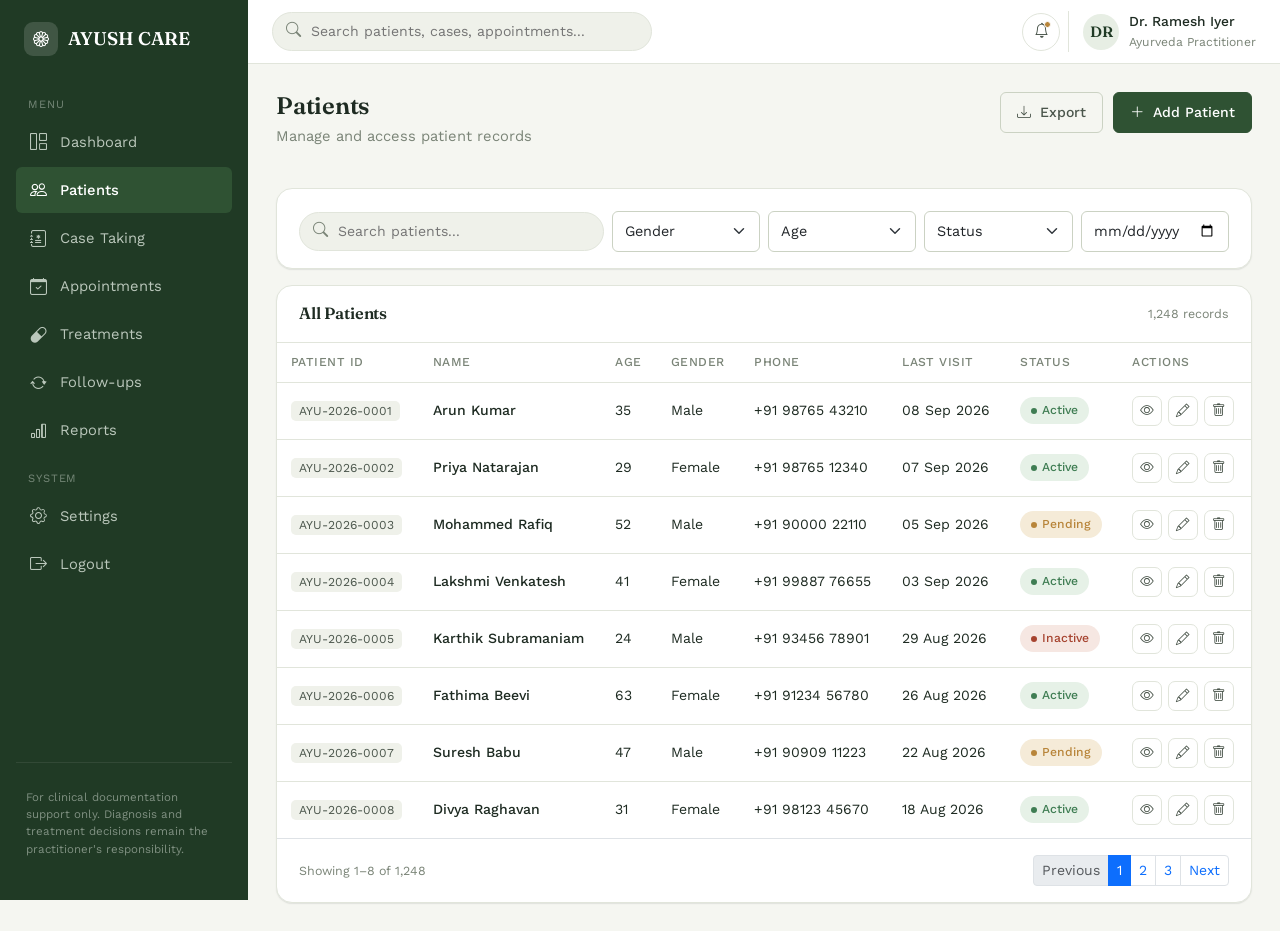
<file: ayush-patient-case-taking/frontend/patients.html>
<!DOCTYPE html>
<html lang="en">
<head>
  <meta charset="UTF-8" />
  <meta name="viewport" content="width=device-width, initial-scale=1.0" />
  <title>Patients — AYUSH CARE</title>

  <link rel="preconnect" href="https://fonts.googleapis.com">
  <link href="https://fonts.googleapis.com/css2?family=Fraunces:wght@500;600&family=Work+Sans:wght@400;500;600&display=swap" rel="stylesheet">
  <link href="https://cdn.jsdelivr.net/npm/bootstrap@5.3.3/dist/css/bootstrap.min.css" rel="stylesheet">
  <link href="https://cdn.jsdelivr.net/npm/bootstrap-icons@1.11.3/font/bootstrap-icons.css" rel="stylesheet">
  <link rel="stylesheet" href="../css/style.css">
</head>
<body>

<div class="app-shell">
  <div class="sidebar-backdrop" data-sidebar-toggle></div>

  <aside class="app-sidebar">
    <div class="brand-mark">
      <span class="brand-glyph"><i class="bi bi-flower1"></i></span>
      <span class="brand-sidebar-text">AYUSH CARE</span>
    </div>

    <div class="nav-section-label">Menu</div>
    <ul class="sidebar-nav">
      <li><a href="dashboard.html" class="nav-link"><i class="bi bi-grid-1x2"></i> Dashboard</a></li>
      <li><a href="patients.html" class="nav-link"><i class="bi bi-people"></i> Patients</a></li>
      <li><a href="case-taking.html" class="nav-link"><i class="bi bi-journal-medical"></i> Case Taking</a></li>
      <li><a href="appointments.html" class="nav-link"><i class="bi bi-calendar-check"></i> Appointments</a></li>
      <li><a href="treatment.html" class="nav-link"><i class="bi bi-capsule"></i> Treatments</a></li>
      <li><a href="followups.html" class="nav-link"><i class="bi bi-arrow-repeat"></i> Follow-ups</a></li>
      <li><a href="reports.html" class="nav-link"><i class="bi bi-bar-chart"></i> Reports</a></li>
    </ul>

    <div class="nav-section-label">System</div>
    <ul class="sidebar-nav">
      <li><a href="settings.html" class="nav-link"><i class="bi bi-gear"></i> Settings</a></li>
      <li><a href="#" class="nav-link" data-logout><i class="bi bi-box-arrow-right"></i> Logout</a></li>
    </ul>

    <div class="sidebar-foot">
      <p class="sidebar-disclaimer">
        For clinical documentation support only. Diagnosis and treatment
        decisions remain the practitioner's responsibility.
      </p>
    </div>
  </aside>

  <div class="app-main">
    <header class="app-topbar">
      <button class="sidebar-toggle-btn" data-sidebar-toggle aria-label="Toggle menu"><i class="bi bi-list"></i></button>
      <div class="topbar-search">
        <i class="bi bi-search"></i>
        <input type="search" placeholder="Search patients, cases, appointments...">
      </div>
      <div class="ms-auto d-flex align-items-center gap-2">
        <button class="topbar-icon-btn" aria-label="Notifications"><i class="bi bi-bell"></i><span class="dot"></span></button>
        <div class="topbar-user">
          <div class="avatar-circle">DR</div>
          <div class="d-none d-sm-block">
            <div style="font-size:0.86rem; font-weight:500;">Dr. Ramesh Iyer</div>
            <div class="role">Ayurveda Practitioner</div>
          </div>
        </div>
      </div>
    </header>

    <main class="app-content">

      <div class="page-header">
        <div>
          <h1>Patients</h1>
          <p class="subtitle">Manage and access patient records</p>
        </div>
        <div class="page-actions">
          <button class="btn btn-ghost"><i class="bi bi-download me-1"></i> Export</button>
          <a href="add-patient.html" class="btn btn-primary"><i class="bi bi-plus-lg me-1"></i> Add Patient</a>
        </div>
      </div>

      <div class="panel mb-3">
        <div class="panel-body pb-3">
          <div class="row g-2 align-items-center">
            <div class="col-lg-4">
              <div class="topbar-search" style="max-width:none;">
                <i class="bi bi-search"></i>
                <input type="search" id="patientSearchInput" placeholder="Search patients...">
              </div>
            </div>
            <div class="col-6 col-lg-2">
              <select class="form-select form-select-sm">
                <option selected>Gender</option>
                <option>Male</option>
                <option>Female</option>
                <option>Other</option>
              </select>
            </div>
            <div class="col-6 col-lg-2">
              <select class="form-select form-select-sm">
                <option selected>Age</option>
                <option>0–18</option>
                <option>19–35</option>
                <option>36–60</option>
                <option>60+</option>
              </select>
            </div>
            <div class="col-6 col-lg-2">
              <select class="form-select form-select-sm">
                <option selected>Status</option>
                <option>Active</option>
                <option>Pending</option>
                <option>Inactive</option>
              </select>
            </div>
            <div class="col-6 col-lg-2">
              <input type="date" class="form-control form-control-sm" title="Registration Date">
            </div>
          </div>
        </div>
      </div>

      <div class="panel">
        <div class="panel-header">
          <h5>All Patients</h5>
          <span class="cell-sub" id="patientCountLabel">1,248 records</span>
        </div>
        <div class="table-responsive-clean">
          <table class="table-clean">
            <thead>
              <tr>
                <th>Patient ID</th>
                <th>Name</th>
                <th>Age</th>
                <th>Gender</th>
                <th>Phone</th>
                <th>Last Visit</th>
                <th>Status</th>
                <th>Actions</th>
              </tr>
            </thead>
            <tbody id="patientsTableBody">
              <!-- rows injected by patients.js -->
            </tbody>
          </table>
        </div>
        <div class="panel-body py-3 d-flex justify-content-between align-items-center border-top" style="border-color: var(--color-line);">
          <span class="cell-sub">Showing 1–8 of 1,248</span>
          <nav>
            <ul class="pagination pagination-sm mb-0">
              <li class="page-item disabled"><a class="page-link" href="#">Previous</a></li>
              <li class="page-item active"><a class="page-link" href="#">1</a></li>
              <li class="page-item"><a class="page-link" href="#">2</a></li>
              <li class="page-item"><a class="page-link" href="#">3</a></li>
              <li class="page-item"><a class="page-link" href="#">Next</a></li>
            </ul>
          </nav>
        </div>
      </div>

    </main>
  </div>
</div>

<script src="https://cdn.jsdelivr.net/npm/bootstrap@5.3.3/dist/js/bootstrap.bundle.min.js"></script>
<script src="../js/main.js"></script>
<script src="../js/patients.js"></script>
</body>
</html>
</file>
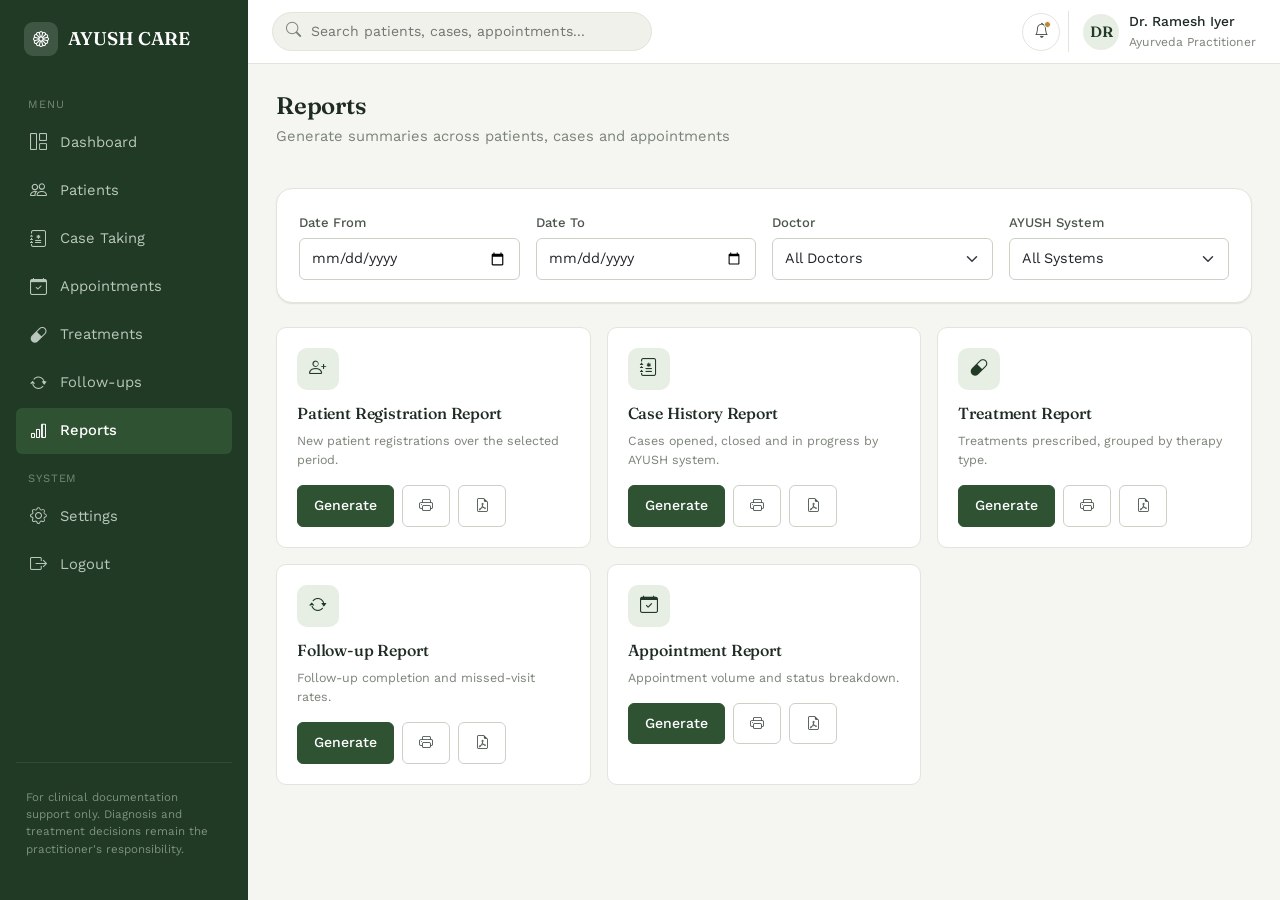
<file: ayush-patient-case-taking/frontend/reports.html>
<!DOCTYPE html>
<html lang="en">
<head>
  <meta charset="UTF-8" />
  <meta name="viewport" content="width=device-width, initial-scale=1.0" />
  <title>Reports — AYUSH CARE</title>

  <link rel="preconnect" href="https://fonts.googleapis.com">
  <link href="https://fonts.googleapis.com/css2?family=Fraunces:wght@500;600&family=Work+Sans:wght@400;500;600&display=swap" rel="stylesheet">
  <link href="https://cdn.jsdelivr.net/npm/bootstrap@5.3.3/dist/css/bootstrap.min.css" rel="stylesheet">
  <link href="https://cdn.jsdelivr.net/npm/bootstrap-icons@1.11.3/font/bootstrap-icons.css" rel="stylesheet">
  <link rel="stylesheet" href="../css/style.css">
</head>
<body>

<div class="app-shell">
  <div class="sidebar-backdrop" data-sidebar-toggle></div>

  <aside class="app-sidebar">
    <div class="brand-mark">
      <span class="brand-glyph"><i class="bi bi-flower1"></i></span>
      <span class="brand-sidebar-text">AYUSH CARE</span>
    </div>
    <div class="nav-section-label">Menu</div>
    <ul class="sidebar-nav">
      <li><a href="dashboard.html" class="nav-link"><i class="bi bi-grid-1x2"></i> Dashboard</a></li>
      <li><a href="patients.html" class="nav-link"><i class="bi bi-people"></i> Patients</a></li>
      <li><a href="case-taking.html" class="nav-link"><i class="bi bi-journal-medical"></i> Case Taking</a></li>
      <li><a href="appointments.html" class="nav-link"><i class="bi bi-calendar-check"></i> Appointments</a></li>
      <li><a href="treatment.html" class="nav-link"><i class="bi bi-capsule"></i> Treatments</a></li>
      <li><a href="followups.html" class="nav-link"><i class="bi bi-arrow-repeat"></i> Follow-ups</a></li>
      <li><a href="reports.html" class="nav-link"><i class="bi bi-bar-chart"></i> Reports</a></li>
    </ul>
    <div class="nav-section-label">System</div>
    <ul class="sidebar-nav">
      <li><a href="settings.html" class="nav-link"><i class="bi bi-gear"></i> Settings</a></li>
      <li><a href="#" class="nav-link" data-logout><i class="bi bi-box-arrow-right"></i> Logout</a></li>
    </ul>
    <div class="sidebar-foot">
      <p class="sidebar-disclaimer">For clinical documentation support only. Diagnosis and treatment decisions remain the practitioner's responsibility.</p>
    </div>
  </aside>

  <div class="app-main">
    <header class="app-topbar">
      <button class="sidebar-toggle-btn" data-sidebar-toggle aria-label="Toggle menu"><i class="bi bi-list"></i></button>
      <div class="topbar-search"><i class="bi bi-search"></i><input type="search" placeholder="Search patients, cases, appointments..."></div>
      <div class="ms-auto d-flex align-items-center gap-2">
        <button class="topbar-icon-btn" aria-label="Notifications"><i class="bi bi-bell"></i><span class="dot"></span></button>
        <div class="topbar-user">
          <div class="avatar-circle">DR</div>
          <div class="d-none d-sm-block"><div style="font-size:0.86rem; font-weight:500;">Dr. Ramesh Iyer</div><div class="role">Ayurveda Practitioner</div></div>
        </div>
      </div>
    </header>

    <main class="app-content">
      <div class="page-header">
        <div>
          <h1>Reports</h1>
          <p class="subtitle">Generate summaries across patients, cases and appointments</p>
        </div>
      </div>

      <div class="panel mb-4">
        <div class="panel-body">
          <div class="row g-3 align-items-end">
            <div class="col-md-3"><label class="form-label">Date From</label><input type="date" class="form-control"></div>
            <div class="col-md-3"><label class="form-label">Date To</label><input type="date" class="form-control"></div>
            <div class="col-md-3"><label class="form-label">Doctor</label>
              <select class="form-select"><option>All Doctors</option><option>Dr. Ramesh Iyer</option></select>
            </div>
            <div class="col-md-3"><label class="form-label">AYUSH System</label>
              <select class="form-select">
                <option>All Systems</option>
                <option>Ayurveda</option>
                <option>Siddha</option>
                <option>Unani</option>
                <option>Homoeopathy</option>
                <option>Yoga &amp; Naturopathy</option>
              </select>
            </div>
          </div>
        </div>
      </div>

      <div class="row g-3">
        <div class="col-md-6 col-xl-4">
          <div class="report-card">
            <div class="report-icon"><i class="bi bi-person-plus"></i></div>
            <h5 class="h6">Patient Registration Report</h5>
            <p class="cell-sub">New patient registrations over the selected period.</p>
            <div class="d-flex gap-2 mt-3">
              <button class="btn btn-primary btn-sm">Generate</button>
              <button class="btn btn-ghost btn-sm"><i class="bi bi-printer"></i></button>
              <button class="btn btn-ghost btn-sm"><i class="bi bi-file-earmark-pdf"></i></button>
            </div>
          </div>
        </div>
        <div class="col-md-6 col-xl-4">
          <div class="report-card">
            <div class="report-icon"><i class="bi bi-journal-medical"></i></div>
            <h5 class="h6">Case History Report</h5>
            <p class="cell-sub">Cases opened, closed and in progress by AYUSH system.</p>
            <div class="d-flex gap-2 mt-3">
              <button class="btn btn-primary btn-sm">Generate</button>
              <button class="btn btn-ghost btn-sm"><i class="bi bi-printer"></i></button>
              <button class="btn btn-ghost btn-sm"><i class="bi bi-file-earmark-pdf"></i></button>
            </div>
          </div>
        </div>
        <div class="col-md-6 col-xl-4">
          <div class="report-card">
            <div class="report-icon"><i class="bi bi-capsule"></i></div>
            <h5 class="h6">Treatment Report</h5>
            <p class="cell-sub">Treatments prescribed, grouped by therapy type.</p>
            <div class="d-flex gap-2 mt-3">
              <button class="btn btn-primary btn-sm">Generate</button>
              <button class="btn btn-ghost btn-sm"><i class="bi bi-printer"></i></button>
              <button class="btn btn-ghost btn-sm"><i class="bi bi-file-earmark-pdf"></i></button>
            </div>
          </div>
        </div>
        <div class="col-md-6 col-xl-4">
          <div class="report-card">
            <div class="report-icon"><i class="bi bi-arrow-repeat"></i></div>
            <h5 class="h6">Follow-up Report</h5>
            <p class="cell-sub">Follow-up completion and missed-visit rates.</p>
            <div class="d-flex gap-2 mt-3">
              <button class="btn btn-primary btn-sm">Generate</button>
              <button class="btn btn-ghost btn-sm"><i class="bi bi-printer"></i></button>
              <button class="btn btn-ghost btn-sm"><i class="bi bi-file-earmark-pdf"></i></button>
            </div>
          </div>
        </div>
        <div class="col-md-6 col-xl-4">
          <div class="report-card">
            <div class="report-icon"><i class="bi bi-calendar-check"></i></div>
            <h5 class="h6">Appointment Report</h5>
            <p class="cell-sub">Appointment volume and status breakdown.</p>
            <div class="d-flex gap-2 mt-3">
              <button class="btn btn-primary btn-sm">Generate</button>
              <button class="btn btn-ghost btn-sm"><i class="bi bi-printer"></i></button>
              <button class="btn btn-ghost btn-sm"><i class="bi bi-file-earmark-pdf"></i></button>
            </div>
          </div>
        </div>
      </div>

    </main>
  </div>
</div>

<script src="https://cdn.jsdelivr.net/npm/bootstrap@5.3.3/dist/js/bootstrap.bundle.min.js"></script>
<script src="../js/main.js"></script>
<script src="../js/reports.js"></script>
</body>
</html>
</file>
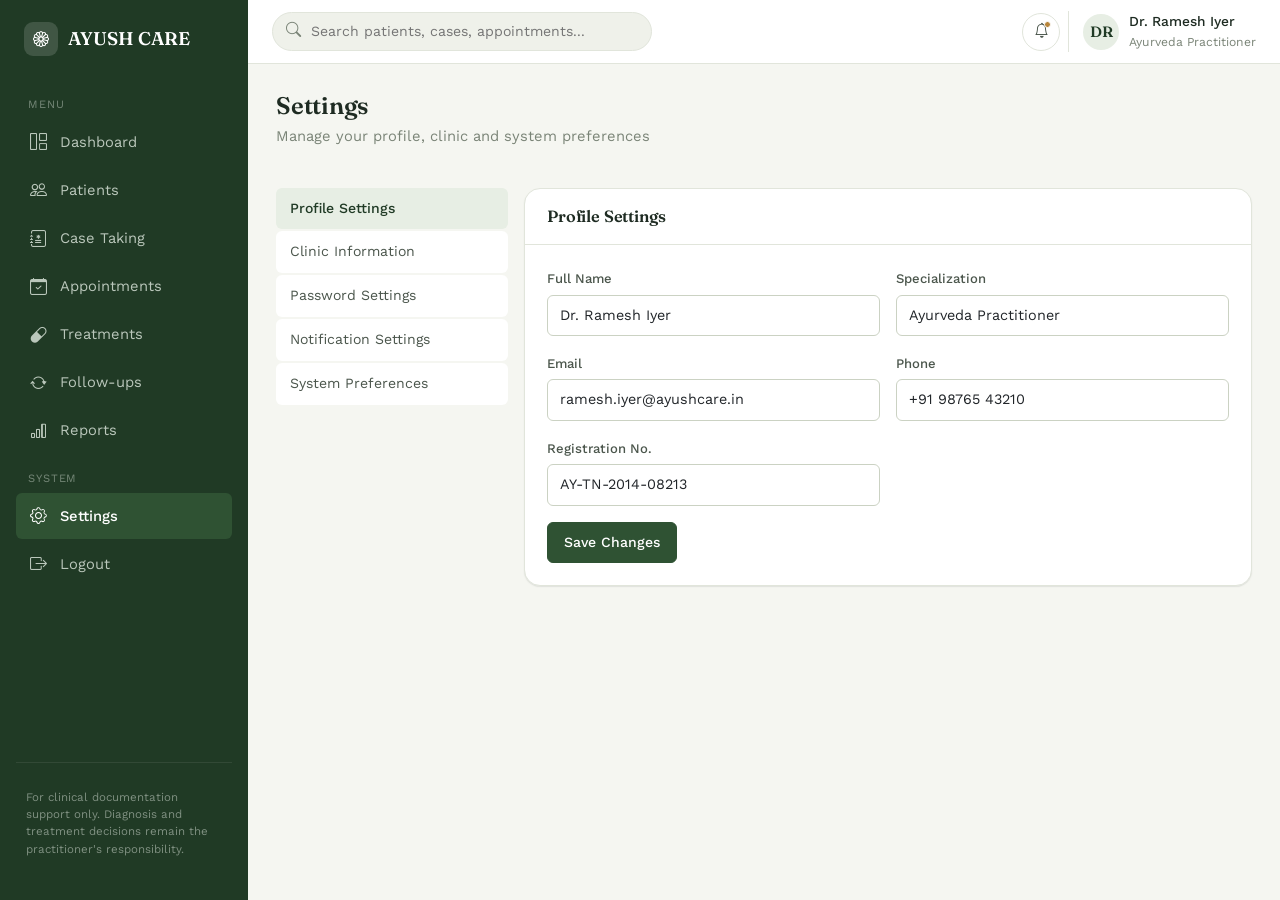
<file: ayush-patient-case-taking/frontend/settings.html>
<!DOCTYPE html>
<html lang="en">
<head>
  <meta charset="UTF-8" />
  <meta name="viewport" content="width=device-width, initial-scale=1.0" />
  <title>Settings — AYUSH CARE</title>

  <link rel="preconnect" href="https://fonts.googleapis.com">
  <link href="https://fonts.googleapis.com/css2?family=Fraunces:wght@500;600&family=Work+Sans:wght@400;500;600&display=swap" rel="stylesheet">
  <link href="https://cdn.jsdelivr.net/npm/bootstrap@5.3.3/dist/css/bootstrap.min.css" rel="stylesheet">
  <link href="https://cdn.jsdelivr.net/npm/bootstrap-icons@1.11.3/font/bootstrap-icons.css" rel="stylesheet">
  <link rel="stylesheet" href="../css/style.css">
</head>
<body>

<div class="app-shell">
  <div class="sidebar-backdrop" data-sidebar-toggle></div>

  <aside class="app-sidebar">
    <div class="brand-mark">
      <span class="brand-glyph"><i class="bi bi-flower1"></i></span>
      <span class="brand-sidebar-text">AYUSH CARE</span>
    </div>
    <div class="nav-section-label">Menu</div>
    <ul class="sidebar-nav">
      <li><a href="dashboard.html" class="nav-link"><i class="bi bi-grid-1x2"></i> Dashboard</a></li>
      <li><a href="patients.html" class="nav-link"><i class="bi bi-people"></i> Patients</a></li>
      <li><a href="case-taking.html" class="nav-link"><i class="bi bi-journal-medical"></i> Case Taking</a></li>
      <li><a href="appointments.html" class="nav-link"><i class="bi bi-calendar-check"></i> Appointments</a></li>
      <li><a href="treatment.html" class="nav-link"><i class="bi bi-capsule"></i> Treatments</a></li>
      <li><a href="followups.html" class="nav-link"><i class="bi bi-arrow-repeat"></i> Follow-ups</a></li>
      <li><a href="reports.html" class="nav-link"><i class="bi bi-bar-chart"></i> Reports</a></li>
    </ul>
    <div class="nav-section-label">System</div>
    <ul class="sidebar-nav">
      <li><a href="settings.html" class="nav-link"><i class="bi bi-gear"></i> Settings</a></li>
      <li><a href="#" class="nav-link" data-logout><i class="bi bi-box-arrow-right"></i> Logout</a></li>
    </ul>
    <div class="sidebar-foot">
      <p class="sidebar-disclaimer">For clinical documentation support only. Diagnosis and treatment decisions remain the practitioner's responsibility.</p>
    </div>
  </aside>

  <div class="app-main">
    <header class="app-topbar">
      <button class="sidebar-toggle-btn" data-sidebar-toggle aria-label="Toggle menu"><i class="bi bi-list"></i></button>
      <div class="topbar-search"><i class="bi bi-search"></i><input type="search" placeholder="Search patients, cases, appointments..."></div>
      <div class="ms-auto d-flex align-items-center gap-2">
        <button class="topbar-icon-btn" aria-label="Notifications"><i class="bi bi-bell"></i><span class="dot"></span></button>
        <div class="topbar-user">
          <div class="avatar-circle">DR</div>
          <div class="d-none d-sm-block"><div style="font-size:0.86rem; font-weight:500;">Dr. Ramesh Iyer</div><div class="role">Ayurveda Practitioner</div></div>
        </div>
      </div>
    </header>

    <main class="app-content">
      <div class="page-header">
        <div>
          <h1>Settings</h1>
          <p class="subtitle">Manage your profile, clinic and system preferences</p>
        </div>
      </div>

      <div class="row g-3">
        <div class="col-lg-3">
          <div class="list-group settings-nav">
            <button class="list-group-item list-group-item-action active" data-bs-toggle="pill" data-bs-target="#s-profile">Profile Settings</button>
            <button class="list-group-item list-group-item-action" data-bs-toggle="pill" data-bs-target="#s-clinic">Clinic Information</button>
            <button class="list-group-item list-group-item-action" data-bs-toggle="pill" data-bs-target="#s-password">Password Settings</button>
            <button class="list-group-item list-group-item-action" data-bs-toggle="pill" data-bs-target="#s-notifications">Notification Settings</button>
            <button class="list-group-item list-group-item-action" data-bs-toggle="pill" data-bs-target="#s-preferences">System Preferences</button>
          </div>
        </div>

        <div class="col-lg-9">
          <div class="tab-content">

            <div class="tab-pane fade show active panel" id="s-profile">
              <div class="panel-header"><h5>Profile Settings</h5></div>
              <div class="panel-body">
                <div class="row g-3">
                  <div class="col-md-6"><label class="form-label">Full Name</label><input class="form-control" value="Dr. Ramesh Iyer"></div>
                  <div class="col-md-6"><label class="form-label">Specialization</label><input class="form-control" value="Ayurveda Practitioner"></div>
                  <div class="col-md-6"><label class="form-label">Email</label><input type="email" class="form-control" value="ramesh.iyer@ayushcare.in"></div>
                  <div class="col-md-6"><label class="form-label">Phone</label><input class="form-control" value="+91 98765 43210"></div>
                  <div class="col-md-6"><label class="form-label">Registration No.</label><input class="form-control" value="AY-TN-2014-08213"></div>
                </div>
                <button class="btn btn-primary mt-3">Save Changes</button>
              </div>
            </div>

            <div class="tab-pane fade panel" id="s-clinic">
              <div class="panel-header"><h5>Clinic Information</h5></div>
              <div class="panel-body">
                <div class="row g-3">
                  <div class="col-md-6"><label class="form-label">Clinic Name</label><input class="form-control" value="AYUSH CARE Wellness Clinic"></div>
                  <div class="col-md-6"><label class="form-label">Registration Number</label><input class="form-control" value="TN-CLI-2019-0456"></div>
                  <div class="col-12"><label class="form-label">Address</label><textarea class="form-control" rows="2">14, Race Course Road, Coimbatore, Tamil Nadu 641018</textarea></div>
                  <div class="col-md-6"><label class="form-label">Clinic Phone</label><input class="form-control" value="+91 422 456 7890"></div>
                  <div class="col-md-6"><label class="form-label">Working Hours</label><input class="form-control" value="Mon–Sat, 9:00 AM – 6:00 PM"></div>
                </div>
                <button class="btn btn-primary mt-3">Save Changes</button>
              </div>
            </div>

            <div class="tab-pane fade panel" id="s-password">
              <div class="panel-header"><h5>Password Settings</h5></div>
              <div class="panel-body">
                <div class="row g-3">
                  <div class="col-md-6"><label class="form-label">Current Password</label><input type="password" class="form-control"></div>
                  <div class="col-md-6"></div>
                  <div class="col-md-6"><label class="form-label">New Password</label><input type="password" class="form-control"></div>
                  <div class="col-md-6"><label class="form-label">Confirm New Password</label><input type="password" class="form-control"></div>
                </div>
                <button class="btn btn-primary mt-3">Update Password</button>
              </div>
            </div>

            <div class="tab-pane fade panel" id="s-notifications">
              <div class="panel-header"><h5>Notification Settings</h5></div>
              <div class="panel-body">
                <div class="form-check form-switch mb-3"><input class="form-check-input" type="checkbox" checked><label class="form-check-label">Email me about upcoming appointments</label></div>
                <div class="form-check form-switch mb-3"><input class="form-check-input" type="checkbox" checked><label class="form-check-label">Remind me about pending follow-ups</label></div>
                <div class="form-check form-switch mb-3"><input class="form-check-input" type="checkbox"><label class="form-check-label">SMS alerts for cancelled appointments</label></div>
                <div class="form-check form-switch"><input class="form-check-input" type="checkbox" checked><label class="form-check-label">Weekly clinic summary report</label></div>
                <button class="btn btn-primary mt-3">Save Preferences</button>
              </div>
            </div>

            <div class="tab-pane fade panel" id="s-preferences">
              <div class="panel-header"><h5>System Preferences</h5></div>
              <div class="panel-body">
                <div class="row g-3">
                  <div class="col-md-6"><label class="form-label">Date Format</label>
                    <select class="form-select"><option>DD Mon YYYY</option><option>DD/MM/YYYY</option><option>MM/DD/YYYY</option></select>
                  </div>
                  <div class="col-md-6"><label class="form-label">Default AYUSH System</label>
                    <select class="form-select"><option>Ayurveda</option><option>Siddha</option><option>Unani</option><option>Homoeopathy</option><option>Yoga &amp; Naturopathy</option></select>
                  </div>
                  <div class="col-md-6"><label class="form-label">Language</label>
                    <select class="form-select"><option>English</option><option>Tamil</option><option>Hindi</option></select>
                  </div>
                </div>
                <button class="btn btn-primary mt-3">Save Preferences</button>
              </div>
            </div>

          </div>
        </div>
      </div>

    </main>
  </div>
</div>

<script src="https://cdn.jsdelivr.net/npm/bootstrap@5.3.3/dist/js/bootstrap.bundle.min.js"></script>
<script src="../js/main.js"></script>
</body>
</html>
</file>
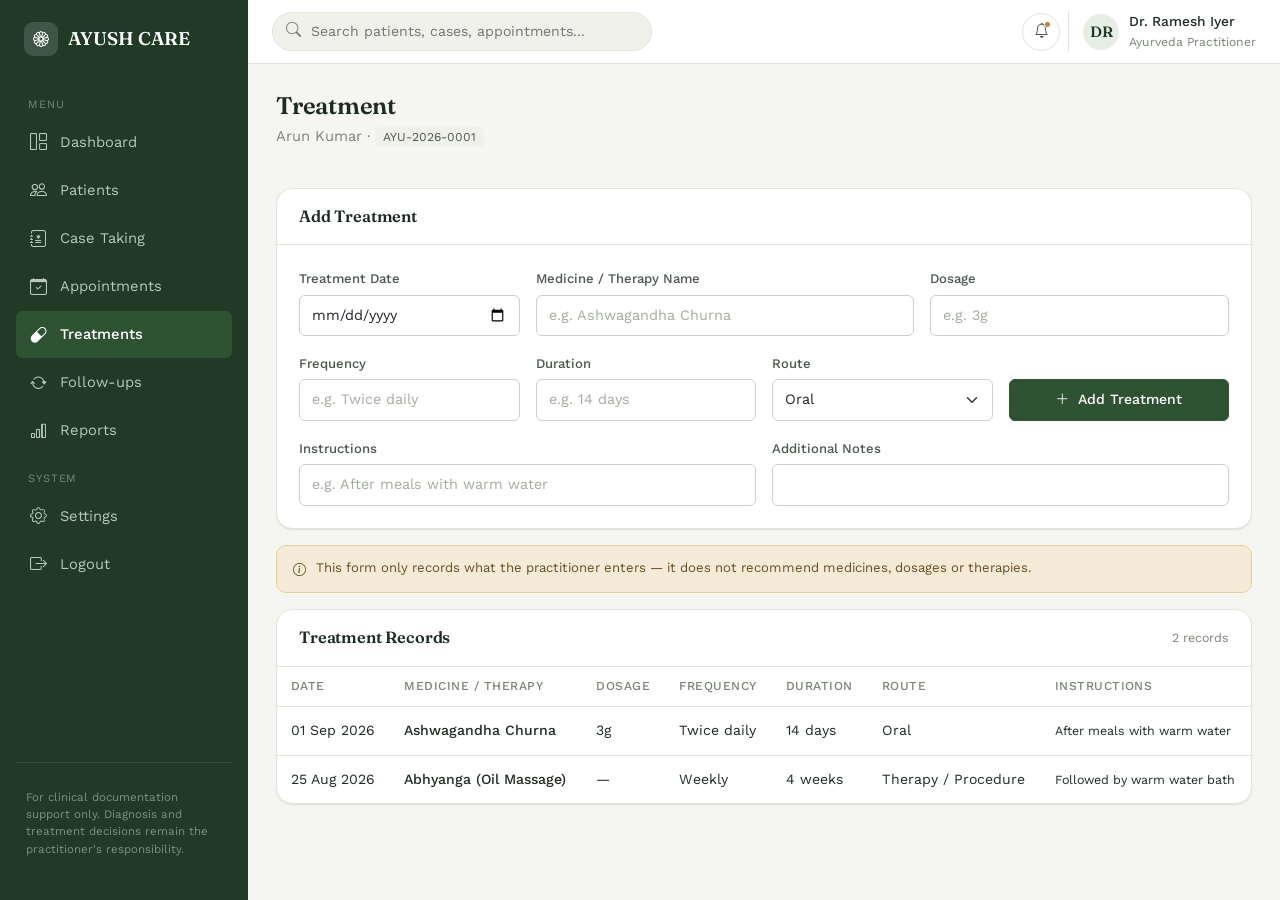
<file: ayush-patient-case-taking/frontend/treatment.html>
<!DOCTYPE html>
<html lang="en">
<head>
  <meta charset="UTF-8" />
  <meta name="viewport" content="width=device-width, initial-scale=1.0" />
  <title>Treatment — AYUSH CARE</title>

  <link rel="preconnect" href="https://fonts.googleapis.com">
  <link href="https://fonts.googleapis.com/css2?family=Fraunces:wght@500;600&family=Work+Sans:wght@400;500;600&display=swap" rel="stylesheet">
  <link href="https://cdn.jsdelivr.net/npm/bootstrap@5.3.3/dist/css/bootstrap.min.css" rel="stylesheet">
  <link href="https://cdn.jsdelivr.net/npm/bootstrap-icons@1.11.3/font/bootstrap-icons.css" rel="stylesheet">
  <link rel="stylesheet" href="../css/style.css">
</head>
<body>

<div class="app-shell">
  <div class="sidebar-backdrop" data-sidebar-toggle></div>

  <aside class="app-sidebar">
    <div class="brand-mark">
      <span class="brand-glyph"><i class="bi bi-flower1"></i></span>
      <span class="brand-sidebar-text">AYUSH CARE</span>
    </div>
    <div class="nav-section-label">Menu</div>
    <ul class="sidebar-nav">
      <li><a href="dashboard.html" class="nav-link"><i class="bi bi-grid-1x2"></i> Dashboard</a></li>
      <li><a href="patients.html" class="nav-link"><i class="bi bi-people"></i> Patients</a></li>
      <li><a href="case-taking.html" class="nav-link"><i class="bi bi-journal-medical"></i> Case Taking</a></li>
      <li><a href="appointments.html" class="nav-link"><i class="bi bi-calendar-check"></i> Appointments</a></li>
      <li><a href="treatment.html" class="nav-link"><i class="bi bi-capsule"></i> Treatments</a></li>
      <li><a href="followups.html" class="nav-link"><i class="bi bi-arrow-repeat"></i> Follow-ups</a></li>
      <li><a href="reports.html" class="nav-link"><i class="bi bi-bar-chart"></i> Reports</a></li>
    </ul>
    <div class="nav-section-label">System</div>
    <ul class="sidebar-nav">
      <li><a href="settings.html" class="nav-link"><i class="bi bi-gear"></i> Settings</a></li>
      <li><a href="#" class="nav-link" data-logout><i class="bi bi-box-arrow-right"></i> Logout</a></li>
    </ul>
    <div class="sidebar-foot">
      <p class="sidebar-disclaimer">For clinical documentation support only. Diagnosis and treatment decisions remain the practitioner's responsibility.</p>
    </div>
  </aside>

  <div class="app-main">
    <header class="app-topbar">
      <button class="sidebar-toggle-btn" data-sidebar-toggle aria-label="Toggle menu"><i class="bi bi-list"></i></button>
      <div class="topbar-search"><i class="bi bi-search"></i><input type="search" placeholder="Search patients, cases, appointments..."></div>
      <div class="ms-auto d-flex align-items-center gap-2">
        <button class="topbar-icon-btn" aria-label="Notifications"><i class="bi bi-bell"></i><span class="dot"></span></button>
        <div class="topbar-user">
          <div class="avatar-circle">DR</div>
          <div class="d-none d-sm-block"><div style="font-size:0.86rem; font-weight:500;">Dr. Ramesh Iyer</div><div class="role">Ayurveda Practitioner</div></div>
        </div>
      </div>
    </header>

    <main class="app-content">
      <div class="page-header">
        <div>
          <h1>Treatment</h1>
          <p class="subtitle">Arun Kumar &middot; <span class="patient-id-chip">AYU-2026-0001</span></p>
        </div>
      </div>

      <div class="panel mb-3">
        <div class="panel-header"><h5>Add Treatment</h5></div>
        <div class="panel-body">
          <form id="treatmentForm">
            <div class="row g-3">
              <div class="col-md-3"><label class="form-label">Treatment Date</label><input type="date" class="form-control" id="tDate"></div>
              <div class="col-md-5"><label class="form-label">Medicine / Therapy Name</label><input class="form-control" id="tName" placeholder="e.g. Ashwagandha Churna" required></div>
              <div class="col-md-4"><label class="form-label">Dosage</label><input class="form-control" id="tDosage" placeholder="e.g. 3g"></div>
              <div class="col-md-3"><label class="form-label">Frequency</label><input class="form-control" id="tFrequency" placeholder="e.g. Twice daily"></div>
              <div class="col-md-3"><label class="form-label">Duration</label><input class="form-control" id="tDuration" placeholder="e.g. 14 days"></div>
              <div class="col-md-3"><label class="form-label">Route</label>
                <select class="form-select" id="tRoute">
                  <option>Oral</option>
                  <option>Topical</option>
                  <option>Nasal</option>
                  <option>Therapy / Procedure</option>
                </select>
              </div>
              <div class="col-md-3"><label class="form-label">&nbsp;</label>
                <button type="submit" class="btn btn-primary w-100"><i class="bi bi-plus-lg me-1"></i> Add Treatment</button>
              </div>
              <div class="col-md-6"><label class="form-label">Instructions</label><input class="form-control" id="tInstructions" placeholder="e.g. After meals with warm water"></div>
              <div class="col-md-6"><label class="form-label">Additional Notes</label><input class="form-control" id="tNotes"></div>
            </div>
          </form>
        </div>
      </div>

      <div class="disclaimer-banner mb-3">
        <i class="bi bi-info-circle"></i>
        <span>This form only records what the practitioner enters — it does not recommend medicines, dosages or therapies.</span>
      </div>

      <div class="panel">
        <div class="panel-header">
          <h5>Treatment Records</h5>
          <span class="cell-sub" id="treatmentCountLabel"></span>
        </div>
        <div class="table-responsive-clean">
          <table class="table-clean">
            <thead>
              <tr>
                <th>Date</th>
                <th>Medicine / Therapy</th>
                <th>Dosage</th>
                <th>Frequency</th>
                <th>Duration</th>
                <th>Route</th>
                <th>Instructions</th>
              </tr>
            </thead>
            <tbody id="treatmentTableBody"></tbody>
          </table>
        </div>
      </div>

    </main>
  </div>
</div>

<script src="https://cdn.jsdelivr.net/npm/bootstrap@5.3.3/dist/js/bootstrap.bundle.min.js"></script>
<script src="../js/main.js"></script>
<script src="../js/treatment.js"></script>
</body>
</html>
</file>
<file: ayush-patient-case-taking/css/style.css>
/* ==========================================================================
   AYUSH CARE — Design System
   Palette drawn from AYUSH materials: herbal green (Ayurveda/Siddha leaf),
   turmeric gold (Unani/Ayurveda pigment), warm sand paper background.
   ========================================================================== */

:root {
  /* Color */
  --color-bg: #F5F6F1;
  --color-surface: #FFFFFF;
  --color-surface-sunken: #EFF1EA;
  --color-ink: #1E2B22;
  --color-ink-soft: #4B564C;
  --color-muted: #7A8477;
  --color-line: #E1E5DB;
  --color-line-strong: #CBD2C3;

  --color-primary: #2F5233;
  --color-primary-dark: #203A25;
  --color-primary-light: #4C7A52;
  --color-primary-tint: #E7EEE4;

  --color-gold: #B8853A;
  --color-gold-tint: #F5EBD8;

  --color-success: #3F7D53;
  --color-success-tint: #E6F1E7;
  --color-warning: #B8853A;
  --color-warning-tint: #F5EBD8;
  --color-danger: #A6432F;
  --color-danger-tint: #F6E7E2;
  --color-info: #3A6B7A;
  --color-info-tint: #E4EEF0;

  /* Type */
  --font-display: "Fraunces", "Georgia", serif;
  --font-body: "Work Sans", "Segoe UI", sans-serif;

  /* Radius / shadow */
  --radius-sm: 6px;
  --radius-md: 10px;
  --radius-lg: 16px;
  --shadow-card: 0 1px 2px rgba(30, 43, 34, 0.06), 0 1px 0 rgba(30, 43, 34, 0.04);
  --shadow-pop: 0 12px 32px rgba(30, 43, 34, 0.14);

  --sidebar-width: 248px;
}

* { box-sizing: border-box; }

html, body {
  height: 100%;
}

body {
  font-family: var(--font-body);
  background: var(--color-bg);
  color: var(--color-ink);
  font-size: 15px;
  line-height: 1.55;
  -webkit-font-smoothing: antialiased;
}

h1, h2, h3, h4, h5, .font-display {
  font-family: var(--font-display);
  color: var(--color-ink);
  font-weight: 600;
  letter-spacing: -0.01em;
}

a { color: var(--color-primary); text-decoration: none; }
a:hover { color: var(--color-primary-dark); }

.text-muted-soft { color: var(--color-muted) !important; }
.text-ink-soft { color: var(--color-ink-soft) !important; }

::selection { background: var(--color-primary-tint); color: var(--color-primary-dark); }

/* Focus visibility (accessibility floor) */
a:focus-visible,
button:focus-visible,
input:focus-visible,
select:focus-visible,
textarea:focus-visible,
.btn:focus-visible {
  outline: 2px solid var(--color-primary-light);
  outline-offset: 2px;
}

@media (prefers-reduced-motion: reduce) {
  * { animation-duration: 0.001ms !important; transition-duration: 0.001ms !important; }
}

/* ==========================================================================
   Brand mark
   ========================================================================== */
.brand-mark {
  display: inline-flex;
  align-items: center;
  gap: 10px;
  font-family: var(--font-display);
  font-weight: 600;
  font-size: 1.15rem;
  color: var(--color-ink);
}
.brand-mark .brand-glyph {
  width: 34px;
  height: 34px;
  border-radius: 9px;
  background: linear-gradient(155deg, var(--color-primary) 0%, var(--color-primary-dark) 100%);
  display: flex;
  align-items: center;
  justify-content: center;
  color: #fff;
  flex-shrink: 0;
}
.brand-mark .brand-glyph i { font-size: 1rem; }
.brand-mark span.brand-sidebar-text { color: #fff; }

/* ==========================================================================
   Login page
   ========================================================================== */
.login-shell {
  min-height: 100vh;
  display: grid;
  grid-template-columns: 1.1fr 1fr;
}
@media (max-width: 991.98px) {
  .login-shell { grid-template-columns: 1fr; }
  .login-panel-info { display: none; }
}

.login-panel-info {
  background:
    radial-gradient(circle at 15% 15%, rgba(184,133,58,0.18), transparent 45%),
    linear-gradient(165deg, var(--color-primary-dark) 0%, var(--color-primary) 68%, #3E6844 100%);
  color: #EFF3ED;
  padding: 56px;
  display: flex;
  flex-direction: column;
  justify-content: space-between;
  position: relative;
  overflow: hidden;
}
.login-panel-info::after {
  content: "";
  position: absolute;
  right: -120px;
  bottom: -120px;
  width: 380px;
  height: 380px;
  border-radius: 50%;
  border: 1px solid rgba(255,255,255,0.12);
}
.login-panel-info::before {
  content: "";
  position: absolute;
  right: -40px;
  bottom: -220px;
  width: 380px;
  height: 380px;
  border-radius: 50%;
  border: 1px solid rgba(255,255,255,0.08);
}
.login-tagline {
  font-family: var(--font-display);
  font-size: 2rem;
  line-height: 1.25;
  max-width: 420px;
  margin-top: 48px;
  font-weight: 500;
}
.login-desc {
  max-width: 400px;
  color: rgba(239,243,237,0.82);
  margin-top: 18px;
}
.login-stat-row {
  display: flex;
  gap: 36px;
  position: relative;
  z-index: 1;
}
.login-stat-row .num {
  font-family: var(--font-display);
  font-size: 1.6rem;
  font-weight: 600;
  color: #fff;
}
.login-stat-row .label {
  font-size: 0.8rem;
  color: rgba(239,243,237,0.72);
}
.login-panel-form {
  display: flex;
  align-items: center;
  justify-content: center;
  padding: 40px 24px;
  background: var(--color-bg);
}
.login-card {
  width: 100%;
  max-width: 380px;
}
.login-card .brand-mark { margin-bottom: 36px; }
.login-card .brand-mark span { color: var(--color-ink); }

/* ==========================================================================
   App shell: sidebar + topbar
   ========================================================================== */
.app-shell {
  display: flex;
  min-height: 100vh;
}

.app-sidebar {
  width: var(--sidebar-width);
  flex-shrink: 0;
  background: var(--color-primary-dark);
  color: #DDE6DD;
  display: flex;
  flex-direction: column;
  padding: 22px 16px;
  position: fixed;
  top: 0;
  bottom: 0;
  left: 0;
  overflow-y: auto;
  z-index: 1040;
}
.app-sidebar .brand-mark { padding: 0 8px 26px; }
.app-sidebar .brand-mark .brand-glyph {
  background: rgba(255,255,255,0.14);
}

.nav-section-label {
  font-size: 0.7rem;
  text-transform: uppercase;
  letter-spacing: 0.08em;
  color: rgba(221,230,221,0.45);
  padding: 14px 12px 6px;
}

.sidebar-nav { list-style: none; padding: 0; margin: 0; }
.sidebar-nav .nav-link {
  display: flex;
  align-items: center;
  gap: 12px;
  padding: 10px 12px;
  border-radius: var(--radius-sm);
  color: rgba(221,230,221,0.82);
  font-size: 0.92rem;
  margin-bottom: 2px;
  transition: background-color 120ms ease, color 120ms ease;
}
.sidebar-nav .nav-link i { font-size: 1.05rem; width: 20px; text-align: center; }
.sidebar-nav .nav-link:hover {
  background: rgba(255,255,255,0.06);
  color: #fff;
}
.sidebar-nav .nav-link.active {
  background: var(--color-primary);
  color: #fff;
  font-weight: 500;
}

.sidebar-foot {
  margin-top: auto;
  padding-top: 16px;
  border-top: 1px solid rgba(255,255,255,0.08);
}
.sidebar-disclaimer {
  font-size: 0.72rem;
  color: rgba(221,230,221,0.5);
  padding: 10px 10px 4px;
  line-height: 1.5;
}

.app-main {
  margin-left: var(--sidebar-width);
  flex: 1;
  min-width: 0;
  display: flex;
  flex-direction: column;
}

@media (max-width: 991.98px) {
  .app-sidebar { transform: translateX(-100%); transition: transform 200ms ease; }
  .app-sidebar.show { transform: translateX(0); box-shadow: var(--shadow-pop); }
  .app-main { margin-left: 0; }
}

.sidebar-backdrop {
  display: none;
  position: fixed;
  inset: 0;
  background: rgba(20, 28, 20, 0.45);
  z-index: 1030;
}
.sidebar-backdrop.show { display: block; }

/* Topbar */
.app-topbar {
  height: 64px;
  flex-shrink: 0;
  background: var(--color-surface);
  border-bottom: 1px solid var(--color-line);
  display: flex;
  align-items: center;
  gap: 16px;
  padding: 0 24px;
  position: sticky;
  top: 0;
  z-index: 1020;
}
.topbar-search {
  flex: 1;
  max-width: 380px;
  position: relative;
}
.topbar-search i {
  position: absolute;
  left: 14px;
  top: 50%;
  transform: translateY(-50%);
  color: var(--color-muted);
  font-size: 0.95rem;
}
.topbar-search input {
  width: 100%;
  border: 1px solid var(--color-line);
  background: var(--color-surface-sunken);
  border-radius: 999px;
  padding: 8px 14px 8px 38px;
  font-size: 0.88rem;
}
.topbar-search input:focus {
  outline: none;
  border-color: var(--color-primary-light);
  background: #fff;
}
.topbar-icon-btn {
  width: 38px;
  height: 38px;
  border-radius: 999px;
  border: 1px solid var(--color-line);
  background: var(--color-surface);
  display: inline-flex;
  align-items: center;
  justify-content: center;
  color: var(--color-ink-soft);
  position: relative;
}
.topbar-icon-btn .dot {
  position: absolute;
  top: 7px;
  right: 8px;
  width: 7px;
  height: 7px;
  border-radius: 50%;
  background: var(--color-gold);
  border: 1.5px solid var(--color-surface);
}
.topbar-user {
  display: flex;
  align-items: center;
  gap: 10px;
  padding-left: 14px;
  border-left: 1px solid var(--color-line);
}
.avatar-circle {
  width: 36px;
  height: 36px;
  border-radius: 50%;
  background: var(--color-primary-tint);
  color: var(--color-primary-dark);
  display: flex;
  align-items: center;
  justify-content: center;
  font-weight: 600;
  font-family: var(--font-display);
  flex-shrink: 0;
}
.topbar-user .role {
  font-size: 0.76rem;
  color: var(--color-muted);
}
.sidebar-toggle-btn {
  display: none;
  border: 1px solid var(--color-line);
  background: var(--color-surface);
  border-radius: var(--radius-sm);
  width: 38px;
  height: 38px;
  align-items: center;
  justify-content: center;
  color: var(--color-ink);
}
@media (max-width: 991.98px) {
  .sidebar-toggle-btn { display: inline-flex; }
}

.app-content {
  padding: 28px;
  flex: 1;
}

/* ==========================================================================
   Page header
   ========================================================================== */
.page-header {
  display: flex;
  align-items: flex-start;
  justify-content: space-between;
  gap: 16px;
  flex-wrap: wrap;
  margin-bottom: 24px;
}
.page-header h1 {
  font-size: 1.5rem;
  margin-bottom: 4px;
}
.page-header .subtitle {
  color: var(--color-muted);
  font-size: 0.92rem;
}
.page-actions { display: flex; gap: 10px; flex-wrap: wrap; }

/* ==========================================================================
   Buttons
   ========================================================================== */
.btn {
  border-radius: var(--radius-sm);
  font-weight: 500;
  font-size: 0.88rem;
  padding: 9px 16px;
}
.btn-primary {
  background: var(--color-primary);
  border-color: var(--color-primary);
}
.btn-primary:hover, .btn-primary:focus {
  background: var(--color-primary-dark);
  border-color: var(--color-primary-dark);
}
.btn-outline-primary {
  color: var(--color-primary);
  border-color: var(--color-line-strong);
}
.btn-outline-primary:hover {
  background: var(--color-primary-tint);
  color: var(--color-primary-dark);
  border-color: var(--color-primary-light);
}
.btn-gold {
  background: var(--color-gold);
  border-color: var(--color-gold);
  color: #fff;
}
.btn-gold:hover { background: #9C6F2E; color: #fff; }
.btn-ghost {
  background: transparent;
  border: 1px solid var(--color-line-strong);
  color: var(--color-ink-soft);
}
.btn-ghost:hover { background: var(--color-surface-sunken); }
.btn-sm-icon {
  width: 34px; height: 34px; padding: 0;
  display: inline-flex; align-items: center; justify-content: center;
}

/* ==========================================================================
   Cards
   ========================================================================== */
.panel {
  background: var(--color-surface);
  border: 1px solid var(--color-line);
  border-radius: var(--radius-lg);
  box-shadow: var(--shadow-card);
}
.panel-header {
  padding: 18px 22px;
  border-bottom: 1px solid var(--color-line);
  display: flex;
  align-items: center;
  justify-content: space-between;
  gap: 12px;
}
.panel-header h2, .panel-header h5 { margin: 0; font-size: 1.02rem; }
.panel-body { padding: 22px; }

/* Stat cards — accent bar instead of icon-in-circle cliche */
.stat-card {
  background: var(--color-surface);
  border: 1px solid var(--color-line);
  border-radius: var(--radius-md);
  padding: 18px 20px;
  position: relative;
  overflow: hidden;
  height: 100%;
}
.stat-card::before {
  content: "";
  position: absolute;
  left: 0; top: 0; bottom: 0;
  width: 4px;
  background: var(--bar-color, var(--color-primary));
}
.stat-card .stat-label {
  font-size: 0.78rem;
  color: var(--color-muted);
  text-transform: none;
  margin-bottom: 8px;
}
.stat-card .stat-value {
  font-family: var(--font-display);
  font-size: 1.85rem;
  font-weight: 600;
  line-height: 1;
}
.stat-card .stat-trend {
  margin-top: 8px;
  font-size: 0.78rem;
  color: var(--color-success);
  display: flex;
  align-items: center;
  gap: 4px;
}
.stat-card .stat-trend.down { color: var(--color-danger); }

/* ==========================================================================
   Tables
   ========================================================================== */
.table-clean {
  width: 100%;
  border-collapse: collapse;
  font-size: 0.88rem;
}
.table-clean thead th {
  text-align: left;
  font-weight: 500;
  color: var(--color-muted);
  font-size: 0.76rem;
  text-transform: uppercase;
  letter-spacing: 0.04em;
  padding: 10px 14px;
  border-bottom: 1px solid var(--color-line);
  white-space: nowrap;
}
.table-clean tbody td {
  padding: 13px 14px;
  border-bottom: 1px solid var(--color-line);
  vertical-align: middle;
  color: var(--color-ink);
}
.table-clean tbody tr:last-child td { border-bottom: none; }
.table-clean tbody tr:hover { background: var(--color-surface-sunken); }
.table-responsive-clean { overflow-x: auto; }

.cell-primary { font-weight: 500; }
.cell-sub { font-size: 0.78rem; color: var(--color-muted); }

.patient-id-chip {
  font-family: var(--font-body);
  font-size: 0.76rem;
  color: var(--color-ink-soft);
  background: var(--color-surface-sunken);
  padding: 3px 8px;
  border-radius: 5px;
}

/* Status pills */
.status-pill {
  display: inline-flex;
  align-items: center;
  gap: 5px;
  padding: 4px 11px;
  border-radius: 999px;
  font-size: 0.76rem;
  font-weight: 500;
}
.status-pill::before {
  content: "";
  width: 6px; height: 6px;
  border-radius: 50%;
  background: currentColor;
}
.status-active, .status-scheduled, .status-completed { background: var(--color-success-tint); color: var(--color-success); }
.status-pending, .status-follow-up { background: var(--color-gold-tint); color: var(--color-gold); }
.status-inactive, .status-cancelled, .status-missed, .status-no-show { background: var(--color-danger-tint); color: var(--color-danger); }
.status-draft { background: var(--color-surface-sunken); color: var(--color-muted); }

/* Row action icons */
.row-actions { display: flex; gap: 6px; }
.row-actions .icon-btn {
  width: 30px; height: 30px;
  border-radius: 7px;
  border: 1px solid var(--color-line);
  background: var(--color-surface);
  display: inline-flex; align-items: center; justify-content: center;
  color: var(--color-ink-soft);
  font-size: 0.85rem;
}
.row-actions .icon-btn:hover { background: var(--color-surface-sunken); color: var(--color-primary-dark); }
.row-actions .icon-btn.danger:hover { color: var(--color-danger); border-color: var(--color-danger); }

/* ==========================================================================
   Forms
   ========================================================================== */
.form-section-title {
  font-family: var(--font-display);
  font-size: 1.02rem;
  font-weight: 600;
  margin-bottom: 4px;
}
.form-section-desc {
  color: var(--color-muted);
  font-size: 0.85rem;
  margin-bottom: 18px;
}
label.form-label {
  font-size: 0.82rem;
  font-weight: 500;
  color: var(--color-ink-soft);
  margin-bottom: 5px;
}
.form-control, .form-select {
  border-color: var(--color-line-strong);
  border-radius: var(--radius-sm);
  font-size: 0.9rem;
  padding: 9px 12px;
}
.form-control:focus, .form-select:focus {
  border-color: var(--color-primary-light);
  box-shadow: 0 0 0 3px var(--color-primary-tint);
}
.form-control::placeholder { color: #A4AC9F; }

.form-divider {
  border: none;
  border-top: 1px solid var(--color-line);
  margin: 28px 0;
}

/* ==========================================================================
   Case-taking stepper
   ========================================================================== */
.stepper-wrap {
  background: var(--color-surface);
  border: 1px solid var(--color-line);
  border-radius: var(--radius-lg);
  padding: 20px 22px;
  margin-bottom: 22px;
  overflow-x: auto;
}
.stepper {
  display: flex;
  align-items: center;
  min-width: 760px;
}
.step-item {
  display: flex;
  align-items: center;
  flex: 1;
  cursor: pointer;
  background: none;
  border: none;
  padding: 0;
}
.step-item .step-node {
  width: 30px; height: 30px;
  border-radius: 50%;
  border: 2px solid var(--color-line-strong);
  color: var(--color-muted);
  display: flex; align-items: center; justify-content: center;
  font-size: 0.8rem;
  font-weight: 600;
  flex-shrink: 0;
  background: var(--color-surface);
  transition: all 150ms ease;
}
.step-item .step-text {
  font-size: 0.78rem;
  color: var(--color-muted);
  margin-left: 9px;
  white-space: nowrap;
  text-align: left;
}
.step-item .step-line {
  flex: 1;
  height: 2px;
  background: var(--color-line-strong);
  margin: 0 10px;
}
.step-item:last-child .step-line { display: none; }

.step-item.completed .step-node {
  background: var(--color-primary);
  border-color: var(--color-primary);
  color: #fff;
}
.step-item.completed .step-line { background: var(--color-primary-light); }
.step-item.active .step-node {
  border-color: var(--color-primary);
  color: var(--color-primary);
  box-shadow: 0 0 0 4px var(--color-primary-tint);
}
.step-item.active .step-text { color: var(--color-ink); font-weight: 600; }

.case-panel { display: none; }
.case-panel.active { display: block; }

.complaint-card, .symptom-detail-card {
  border: 1px solid var(--color-line);
  border-radius: var(--radius-md);
  padding: 18px;
  margin-bottom: 14px;
  background: var(--color-surface-sunken);
}
.complaint-card .remove-complaint {
  color: var(--color-danger);
  font-size: 0.8rem;
}

.symptom-chip {
  display: inline-flex;
  align-items: center;
  gap: 6px;
  padding: 8px 14px;
  border-radius: 999px;
  border: 1px solid var(--color-line-strong);
  background: var(--color-surface);
  font-size: 0.86rem;
  cursor: pointer;
  user-select: none;
}
.symptom-chip input { display: none; }
.symptom-chip.checked {
  background: var(--color-primary-tint);
  border-color: var(--color-primary-light);
  color: var(--color-primary-dark);
  font-weight: 500;
}

/* Timeline (patient profile) */
.timeline { position: relative; padding-left: 26px; }
.timeline::before {
  content: "";
  position: absolute;
  left: 6px; top: 4px; bottom: 4px;
  width: 2px;
  background: var(--color-line);
}
.timeline-item { position: relative; padding-bottom: 24px; }
.timeline-item:last-child { padding-bottom: 0; }
.timeline-item::before {
  content: "";
  position: absolute;
  left: -26px; top: 3px;
  width: 12px; height: 12px;
  border-radius: 50%;
  background: var(--color-primary);
  border: 2px solid var(--color-surface);
  box-shadow: 0 0 0 2px var(--color-primary-light);
}
.timeline-date { font-size: 0.76rem; color: var(--color-muted); }
.timeline-title { font-weight: 500; margin-top: 2px; }

/* Tabs (patient profile) */
.nav-tabs-clean {
  border-bottom: 1px solid var(--color-line);
  gap: 4px;
}
.nav-tabs-clean .nav-link {
  border: none;
  border-bottom: 2px solid transparent;
  color: var(--color-muted);
  font-size: 0.88rem;
  font-weight: 500;
  padding: 10px 6px;
  margin-right: 20px;
  border-radius: 0;
}
.nav-tabs-clean .nav-link.active {
  color: var(--color-primary-dark);
  border-bottom-color: var(--color-primary);
  background: none;
}

/* Report cards */
.report-card {
  border: 1px solid var(--color-line);
  border-radius: var(--radius-md);
  padding: 20px;
  background: var(--color-surface);
  height: 100%;
}
.report-card .report-icon {
  width: 42px; height: 42px;
  border-radius: 10px;
  background: var(--color-primary-tint);
  color: var(--color-primary-dark);
  display: flex; align-items: center; justify-content: center;
  margin-bottom: 14px;
  font-size: 1.1rem;
}

/* Disclaimer banner */
.disclaimer-banner {
  background: var(--color-gold-tint);
  border: 1px solid #E4CE9D;
  color: #6B4E1E;
  border-radius: var(--radius-md);
  padding: 12px 16px;
  font-size: 0.82rem;
  display: flex;
  gap: 10px;
  align-items: flex-start;
}
.disclaimer-banner i { margin-top: 2px; }

/* Login/system footnote disclaimer */
.footnote-disclaimer {
  font-size: 0.74rem;
  color: var(--color-muted);
  text-align: center;
  margin-top: 18px;
  line-height: 1.5;
}

/* Utility */
.divider-label {
  display: flex;
  align-items: center;
  gap: 10px;
  color: var(--color-muted);
  font-size: 0.78rem;
  margin: 18px 0;
}
.divider-label::before, .divider-label::after {
  content: "";
  flex: 1;
  height: 1px;
  background: var(--color-line);
}

.settings-nav .list-group-item {
  border: none;
  border-radius: var(--radius-sm) !important;
  padding: 10px 14px;
  font-size: 0.88rem;
  color: var(--color-ink-soft);
  margin-bottom: 2px;
}
.settings-nav .list-group-item.active {
  background: var(--color-primary-tint);
  color: var(--color-primary-dark);
  font-weight: 500;
}

@media (max-width: 575.98px) {
  .app-content { padding: 18px; }
  .login-panel-form { padding: 28px 18px; }
}
</file>
